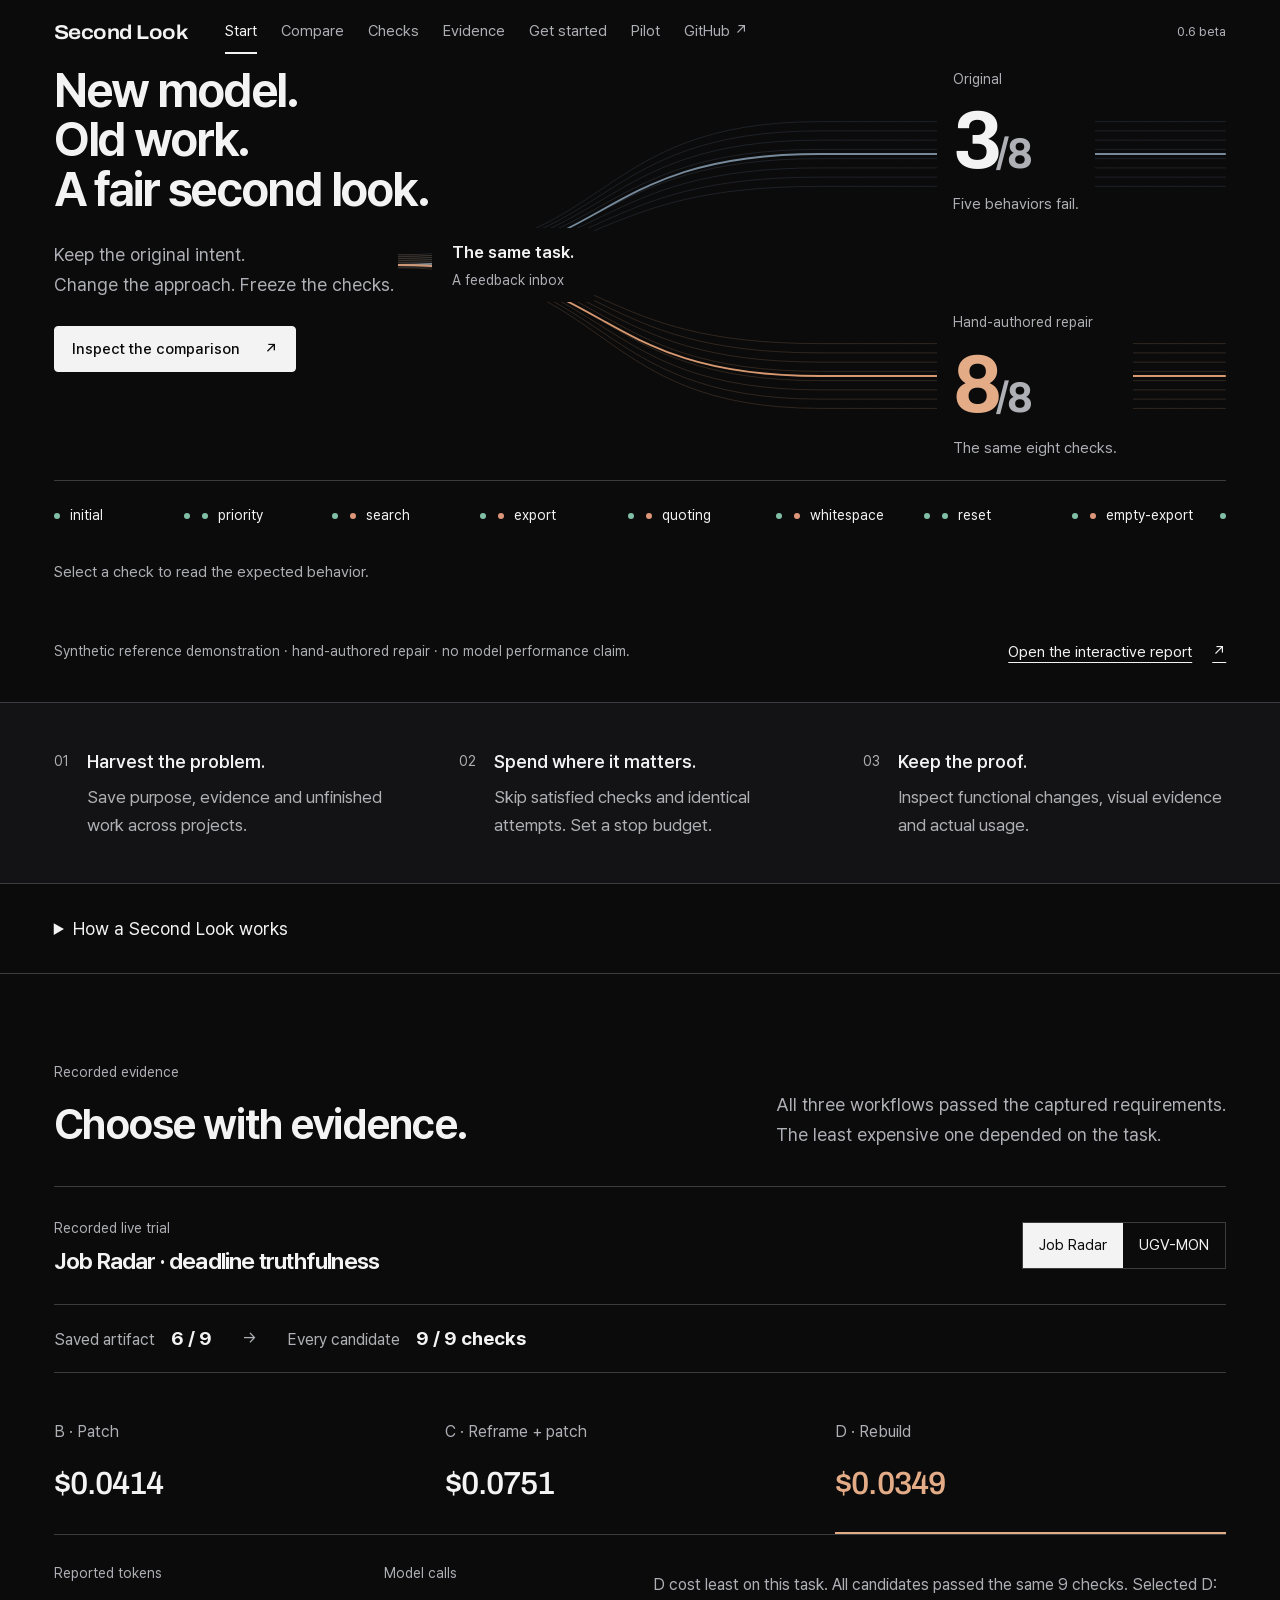
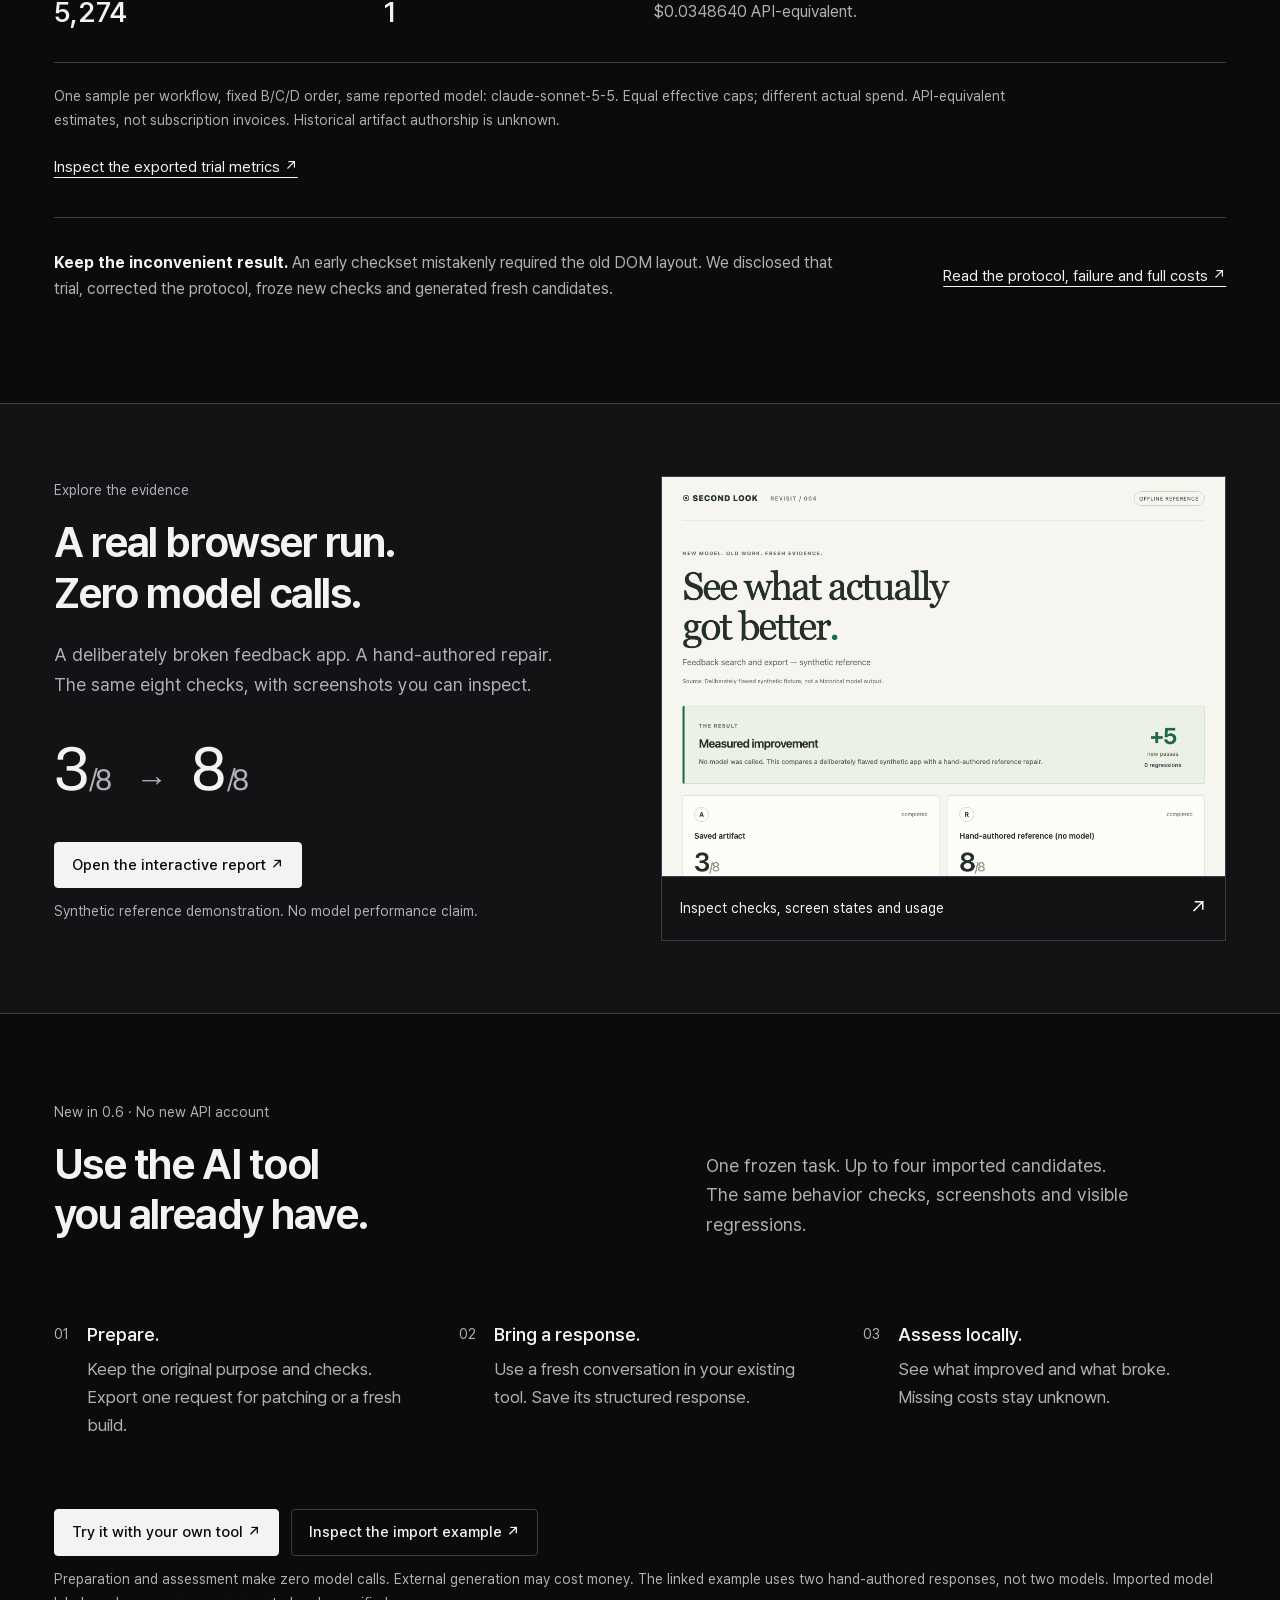
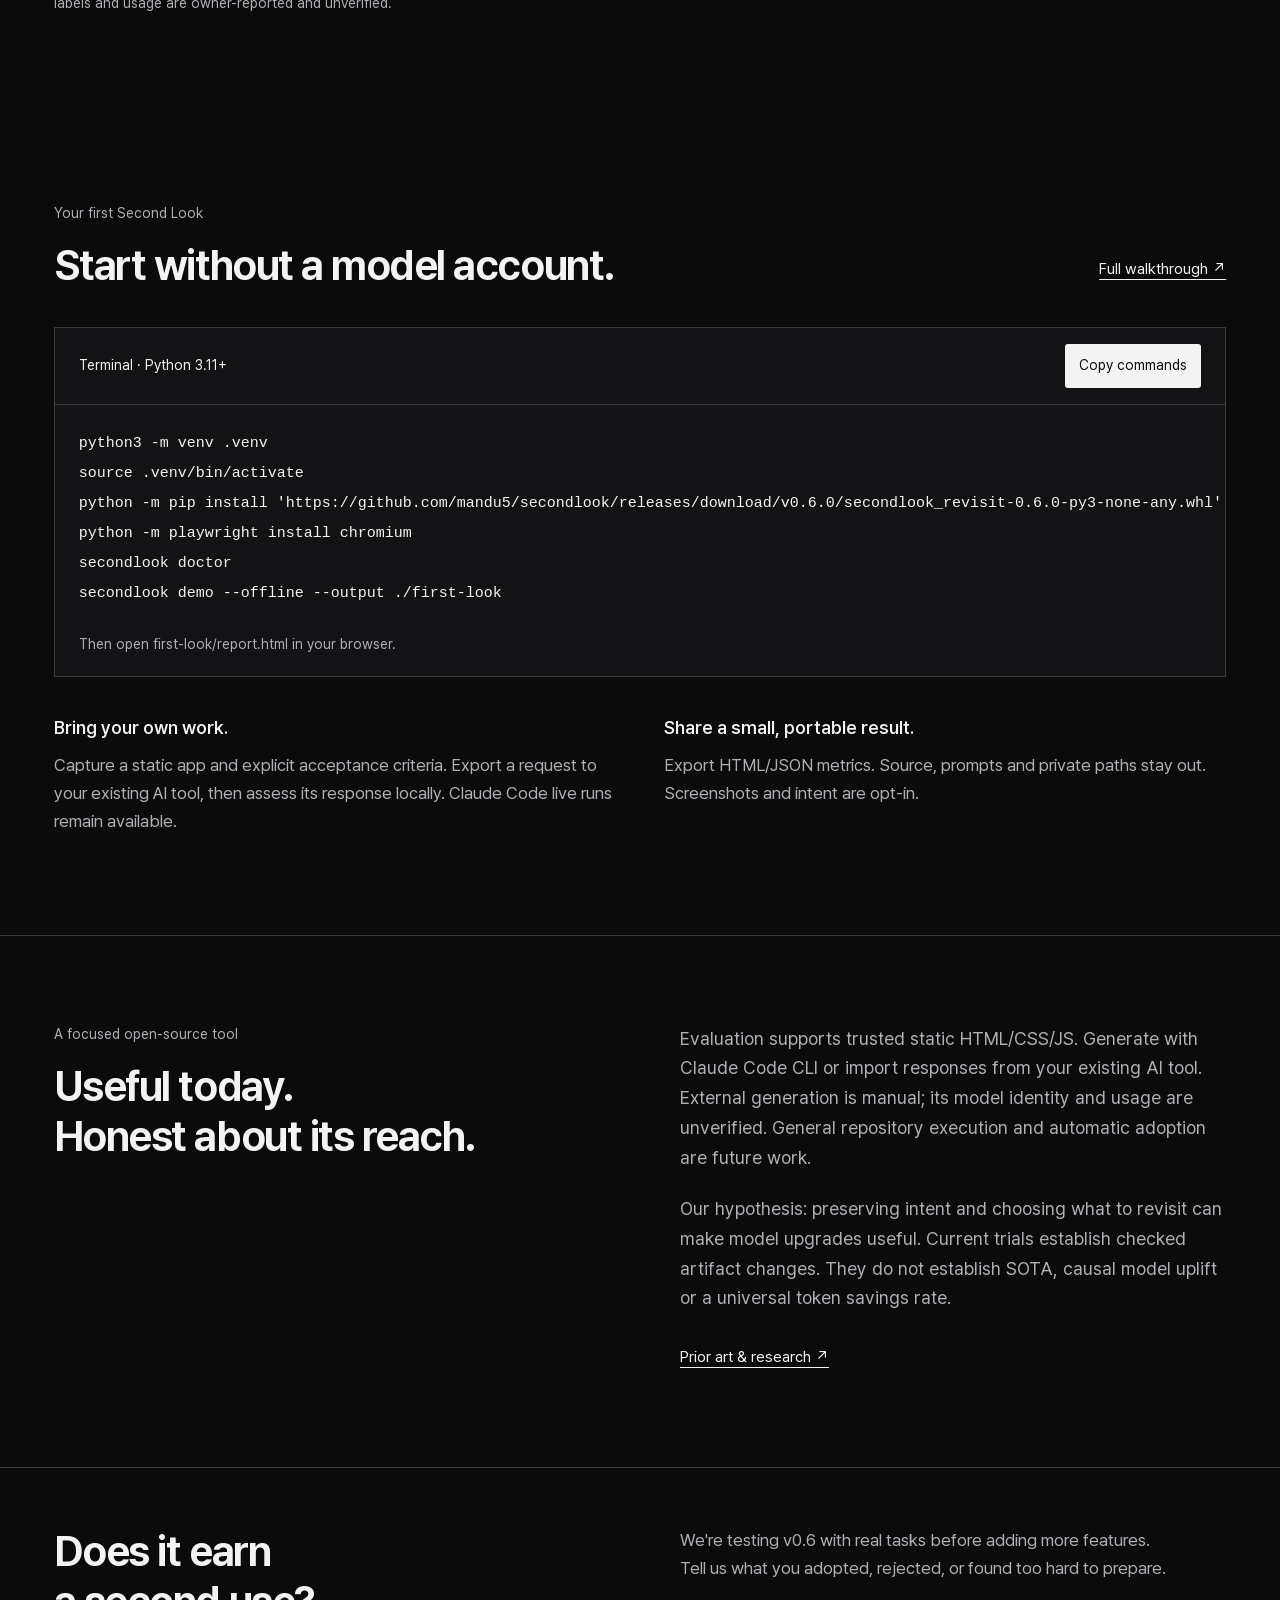
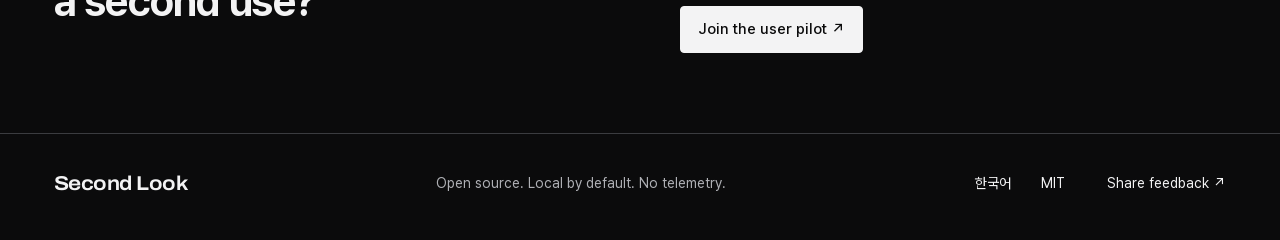
<file: site/index.html>
<!doctype html>
<html lang="en">
<head>
  <meta charset="utf-8"><meta name="viewport" content="width=device-width,initial-scale=1">
  <meta name="description" content="New model. Old work. Show what actually got better. Preserve intent, revisit selectively, and compare real behavior with Second Look.">
  <meta name="theme-color" content="#0b0b0c">
  <meta http-equiv="Content-Security-Policy" content="default-src 'self'; img-src 'self' data:; script-src 'self'; style-src 'self'; object-src 'none'; base-uri 'none'">
  <meta property="og:title" content="Second Look — New model. Old work. Fresh evidence.">
  <meta property="og:description" content="An open-source workbench for revisiting AI-built work without losing the original problem.">
  <meta property="og:type" content="website">
  <link rel="icon" href="icon.svg" type="image/svg+xml"><link rel="stylesheet" href="home.css">
  <title>Second Look — give your old work a new model</title>
</head>
<body>
<a class="skip" href="#main">Skip to content</a>
<header class="site-header shell"><a class="brand" href="./" aria-label="Second Look home">Second Look</a><nav aria-label="Main navigation"><a href="#main" aria-current="page">Start</a><a href="demo/">Compare</a><a href="#checks">Checks</a><a href="#evidence">Evidence</a><a href="#start">Get started</a><a href="pilot/">Pilot</a><a href="https://github.com/mandu5/secondlook">GitHub ↗</a></nav><span class="version">0.6 beta</span></header>
<main id="main">
  <section class="hero shell" aria-labelledby="hero-title">
    <div class="comparison-stage">
      <div class="hero-copy"><h1 id="hero-title">New model.<br>Old work.<br>A fair second look.</h1><p class="lede">Keep the original intent. <br>Change the approach. Freeze the checks.</p><div class="actions"><a class="button primary" href="demo/">Inspect the comparison <span aria-hidden="true">↗</span></a></div></div>
      <div class="branch-world" role="img" aria-label="The same synthetic feedback inbox: original passes 3 of 8 checks; a hand-authored reference passes 8 of 8.">
        <svg viewBox="0 0 1000 400" preserveAspectRatio="none" aria-hidden="true"><path class="branch-line original" d="M0 200 C260 200 230 80 510 80 S780 80 1000 80"/><path class="branch-line reference" d="M0 200 C260 200 230 320 510 320 S780 320 1000 320"/><path class="branch-fine branch-original" data-branch="initial" d="M0 189 C260 189 230 45 510 45 S780 45 1000 45"/><path class="branch-fine branch-reference" data-branch="initial" d="M0 189 C260 189 230 285 510 285 S780 285 1000 285"/><path class="branch-fine branch-original" data-branch="priority" d="M0 191 C260 191 230 55 510 55 S780 55 1000 55"/><path class="branch-fine branch-reference" data-branch="priority" d="M0 191 C260 191 230 295 510 295 S780 295 1000 295"/><path class="branch-fine branch-original" data-branch="search" d="M0 193 C260 193 230 65 510 65 S780 65 1000 65"/><path class="branch-fine branch-reference" data-branch="search" d="M0 193 C260 193 230 305 510 305 S780 305 1000 305"/><path class="branch-fine branch-original" data-branch="export" d="M0 195 C260 195 230 75 510 75 S780 75 1000 75"/><path class="branch-fine branch-reference" data-branch="export" d="M0 195 C260 195 230 315 510 315 S780 315 1000 315"/><path class="branch-fine branch-original" data-branch="quoting" d="M0 197 C260 197 230 85 510 85 S780 85 1000 85"/><path class="branch-fine branch-reference" data-branch="quoting" d="M0 197 C260 197 230 325 510 325 S780 325 1000 325"/><path class="branch-fine branch-original" data-branch="whitespace" d="M0 199 C260 199 230 95 510 95 S780 95 1000 95"/><path class="branch-fine branch-reference" data-branch="whitespace" d="M0 199 C260 199 230 335 510 335 S780 335 1000 335"/><path class="branch-fine branch-original" data-branch="reset" d="M0 201 C260 201 230 105 510 105 S780 105 1000 105"/><path class="branch-fine branch-reference" data-branch="reset" d="M0 201 C260 201 230 345 510 345 S780 345 1000 345"/><path class="branch-fine branch-original" data-branch="empty-export" d="M0 203 C260 203 230 115 510 115 S780 115 1000 115"/><path class="branch-fine branch-reference" data-branch="empty-export" d="M0 203 C260 203 230 355 510 355 S780 355 1000 355"/></svg>
        <div class="branch-origin"><b>The same task.</b><span>A feedback inbox</span></div>
        <div class="branch-result original"><span>Original</span><strong>3<span>/8</span></strong><p>Five behaviors fail.</p></div>
        <div class="branch-result reference"><span>Hand-authored repair</span><strong>8<span>/8</span></strong><p>The same eight checks.</p></div>
      </div>
    </div>
    <div id="checks" class="branch-checks" role="group" aria-label="Inspect the eight frozen checks"><button type="button" data-check="initial" aria-label="Inspect All six feedback items render; original pass, reference pass" aria-pressed="false"><i class="pass" aria-hidden="true"></i><span>initial</span><i class="pass" aria-hidden="true"></i></button><button type="button" data-check="priority" aria-label="Inspect Priority filter keeps the two P1 items; original pass, reference pass" aria-pressed="false"><i class="pass" aria-hidden="true"></i><span>priority</span><i class="pass" aria-hidden="true"></i></button><button type="button" data-check="search" aria-label="Inspect Lowercase search finds uppercase CSV title; original fail, reference pass" aria-pressed="false"><i class="fail" aria-hidden="true"></i><span>search</span><i class="pass" aria-hidden="true"></i></button><button type="button" data-check="export" aria-label="Inspect CSV contains exactly the filtered visible item; original fail, reference pass" aria-pressed="false"><i class="fail" aria-hidden="true"></i><span>export</span><i class="pass" aria-hidden="true"></i></button><button type="button" data-check="quoting" aria-label="Inspect CSV preserves commas, quotes and multiline titles; original fail, reference pass" aria-pressed="false"><i class="fail" aria-hidden="true"></i><span>quoting</span><i class="pass" aria-hidden="true"></i></button><button type="button" data-check="whitespace" aria-label="Inspect Mixed case and surrounding whitespace work together; original fail, reference pass" aria-pressed="false"><i class="fail" aria-hidden="true"></i><span>whitespace</span><i class="pass" aria-hidden="true"></i></button><button type="button" data-check="reset" aria-label="Inspect Reset restores the whole inbox; original pass, reference pass" aria-pressed="false"><i class="pass" aria-hidden="true"></i><span>reset</span><i class="pass" aria-hidden="true"></i></button><button type="button" data-check="empty-export" aria-label="Inspect Empty result exports only the CSV header; original fail, reference pass" aria-pressed="false"><i class="fail" aria-hidden="true"></i><span>empty-export</span><i class="pass" aria-hidden="true"></i></button></div>
    <div class="check-detail" aria-live="polite"><p id="check-name">Select a check to read the expected behavior.</p><p id="check-result"></p><details id="check-assertion" hidden><summary>Read the frozen assertion</summary><pre><code id="assertion-content"></code></pre></details></div>
    <div class="hero-foot"><p>Synthetic reference demonstration · hand-authored repair · no model performance claim.</p><a class="text-link" href="demo/">Open the interactive report <span aria-hidden="true">↗</span></a></div>
    <noscript><p class="fine">Open the interactive report to inspect each check. Check selection on this page needs JavaScript.</p></noscript>
  </section>
  <section class="band"><div class="shell principles"><div><span>01</span><p><strong>Harvest the problem.</strong>Save purpose, evidence and unfinished work across projects.</p></div><div><span>02</span><p><strong>Spend where it matters.</strong>Skip satisfied checks and identical attempts. Set a stop budget.</p></div><div><span>03</span><p><strong>Keep the proof.</strong>Inspect functional changes, visual evidence and actual usage.</p></div></div></section>
  <details class="workflow-guide shell"><summary>How a Second Look works</summary><div class="workflow-intro"><div><h2>Your next model deserves the original problem.</h2><p>Find what is worth revisiting. See what actually improves.</p><p>“Export exactly the feedback the team can see.”</p><p class="fine">Original request · Known failures · Independent checks</p></div><div><dl><div><dt>B · Patch</dt><dd>Improve the existing work.</dd></div><div><dt>C · Reframe</dt><dd>Rethink, then revise.</dd></div><div><dt>D · Rebuild</dt><dd>Start from the purpose.</dd></div></dl><p>One comparison. Checks · regressions · screens · cost.</p><p>Run the same frozen checks on every version. Keep the original. Adopt changes after review.</p></div></div><div class="actions"><a class="button primary" href="demo/">Explore the no-key demo ↗</a><a class="button secondary" href="#start">Try it locally ↓</a></div><p class="fine">Local CLI · Python 3.11+ · macOS / Linux · MIT</p></details>
  <section id="evidence" class="section shell">
    <div class="section-heading"><div><p class="eyebrow">Recorded evidence</p><h2>Choose with evidence.</h2></div><p>All three workflows passed the captured requirements.<br>The least expensive one depended on the task.</p></div>
    <div class="experiment"><div class="experiment-head"><div><span class="mini-label">Recorded live trial</span><h3 id="case-title">Job Radar · deadline truthfulness</h3></div><div class="case-picker" role="group" aria-label="Choose a case"><button type="button" data-case="jobs" aria-pressed="true">Job Radar</button><button type="button" data-case="ugv" aria-pressed="false">UGV-MON</button></div></div><div class="baseline"><span>Saved artifact <strong id="baseline-score">6 / 9</strong></span><span aria-hidden="true">→</span><span>Every candidate <strong id="candidate-score">9 / 9 checks</strong></span></div><div class="workflow-options" role="group" aria-label="Inspect a measured workflow"><button data-arm="B" aria-pressed="false"><span>B · Patch</span><strong id="cost-B">$0.0414</strong></button><button data-arm="C" aria-pressed="false"><span>C · Reframe + patch</span><strong id="cost-C">$0.0751</strong></button><button data-arm="D" aria-pressed="true"><span>D · Rebuild</span><strong id="cost-D">$0.0349</strong></button></div><div class="reading" aria-live="polite"><div><span class="mini-label">Reported tokens</span><strong id="tokens">5,274</strong></div><div><span class="mini-label">Model calls</span><strong id="calls">1</strong></div><p id="reading-note">D cost least on this task. All candidates passed the same 9 checks.</p></div><p class="fine">One sample per workflow, fixed B/C/D order, same reported model: claude-sonnet-5-5. Equal effective caps; different actual spend. API-equivalent estimates, not subscription invoices. Historical artifact authorship is unknown.</p><a class="text-link" id="recorded-report" href="evidence/job/">Inspect the exported trial metrics ↗</a></div>
    <div class="evidence-notes"><p><strong>Keep the inconvenient result.</strong> An early checkset mistakenly required the old DOM layout. We disclosed that trial, corrected the protocol, froze new checks and generated fresh candidates.</p><a class="text-link" href="https://github.com/mandu5/secondlook/blob/main/docs/real-cases-v0.4.md">Read the protocol, failure and full costs ↗</a></div>
  </section>
  <section class="demo-section band"><div class="shell demo-layout"><div><p class="eyebrow">Explore the evidence</p><h2>A real browser run.<br>Zero model calls.</h2><p>A deliberately broken feedback app. A hand-authored repair. The same eight checks, with screenshots you can inspect.</p><p class="demo-score">3<span>/8</span><span class="arrow">→</span>8<span>/8</span></p><a class="button primary" href="demo/">Open the interactive report ↗</a><p class="fine">Synthetic reference demonstration. No model performance claim.</p></div><a class="demo-image" href="demo/" aria-label="Open the feedback comparison report"><img src="assets/demo-preview.png" width="1100" height="780" loading="lazy" alt="Portable report with original and hand-authored reference behavior, scores and screenshots"><span>Inspect checks, screen states and usage <b>↗</b></span></a></div></section>
  <section id="your-model" class="section shell">
    <div class="section-heading"><div><p class="eyebrow">New in 0.6 · No new API account</p><h2>Use the AI tool<br>you already have.</h2></div><p>One frozen task. Up to four imported candidates.<br>The same behavior checks, screenshots and visible regressions.</p></div>
    <div class="principles"><div><span>01</span><p><strong>Prepare.</strong>Keep the original purpose and checks. Export one request for patching or a fresh build.</p></div><div><span>02</span><p><strong>Bring a response.</strong>Use a fresh conversation in your existing tool. Save its structured response.</p></div><div><span>03</span><p><strong>Assess locally.</strong>See what improved and what broke. Missing costs stay unknown.</p></div></div>
    <div class="actions"><a class="button primary" href="https://github.com/mandu5/secondlook/blob/main/docs/external-models.md">Try it with your own tool ↗</a><a class="button secondary" href="import-demo/">Inspect the import example ↗</a></div>
    <p class="fine">Preparation and assessment make zero model calls. External generation may cost money. The linked example uses two hand-authored responses, not two models. Imported model labels and usage are owner-reported and unverified.</p>
  </section>
  <section id="start" class="section shell"><div class="section-heading"><div><p class="eyebrow">Your first Second Look</p><h2>Start without a model account.</h2></div><a class="text-link" href="https://github.com/mandu5/secondlook/blob/main/docs/quickstart.md">Full walkthrough ↗</a></div><div class="install"><div class="terminal-head"><span>Terminal · Python 3.11+</span><button id="copy">Copy commands</button></div><pre><code id="commands">python3 -m venv .venv
source .venv/bin/activate
python -m pip install 'https://github.com/mandu5/secondlook/releases/download/v0.6.0/secondlook_revisit-0.6.0-py3-none-any.whl'
python -m playwright install chromium
secondlook doctor
secondlook demo --offline --output ./first-look</code></pre><p id="copy-status" role="status">Then open first-look/report.html in your browser.</p></div><div class="start-notes"><p><strong>Bring your own work.</strong> Capture a static app and explicit acceptance criteria. Export a request to your existing AI tool, then assess its response locally. Claude Code live runs remain available.</p><p><strong>Share a small, portable result.</strong> Export HTML/JSON metrics. Source, prompts and private paths stay out. Screenshots and intent are opt-in.</p></div></section>
  <section class="section shell scope"><div><p class="eyebrow">A focused open-source tool</p><h2>Useful today.<br>Honest about its reach.</h2></div><div><p>Evaluation supports trusted static HTML/CSS/JS. Generate with Claude Code CLI or import responses from your existing AI tool. External generation is manual; its model identity and usage are unverified. General repository execution and automatic adoption are future work.</p><p>Our hypothesis: preserving intent and choosing what to revisit can make model upgrades useful. Current trials establish checked artifact changes. They do not establish SOTA, causal model uplift or a universal token savings rate.</p><a class="text-link" href="https://github.com/mandu5/secondlook/blob/main/docs/research-v0.6.md">Prior art &amp; research ↗</a></div></section>
  <section class="closing shell" id="pilot"><h2>Does it earn<br>a second use?</h2><p class="fine">We're testing v0.6 with real tasks before adding more features.<br>Tell us what you adopted, rejected, or found too hard to prepare.</p><a class="button primary" href="pilot/">Join the user pilot ↗</a></section>
</main>
<footer class="shell"><a class="brand" href="./">Second Look</a><span>Open source. Local by default. No telemetry.</span><div><a href="https://github.com/mandu5/secondlook/blob/main/README.ko.md" lang="ko">한국어</a><a href="https://github.com/mandu5/secondlook/blob/main/LICENSE">MIT</a><a href="https://github.com/mandu5/secondlook/issues/new/choose">Share feedback ↗</a></div></footer>
<script src="app.js"></script>
</body></html>
</file>
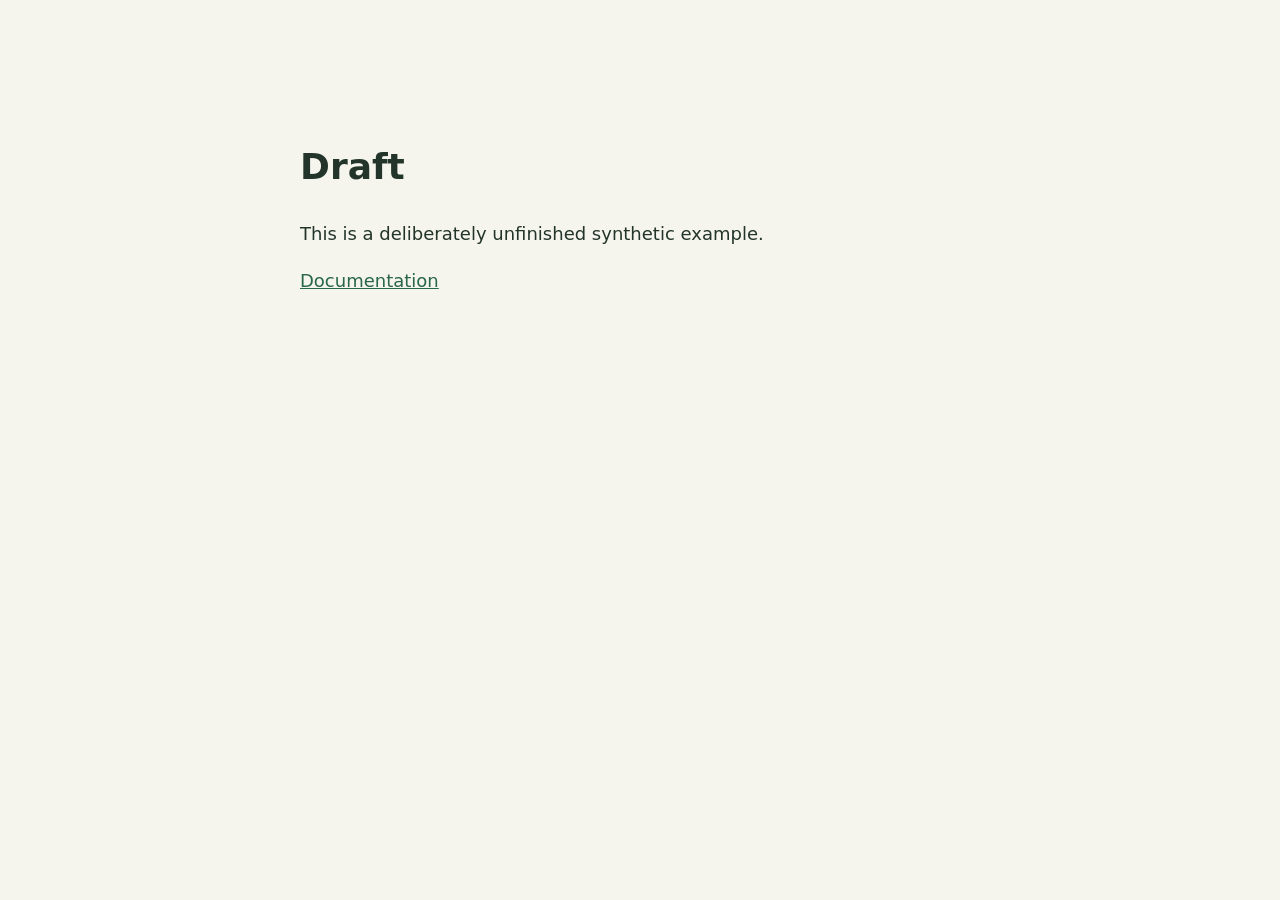
<file: examples/welcome/index.html>
<!doctype html>
<html lang="en"><meta charset="utf-8"><meta name="viewport" content="width=device-width,initial-scale=1">
<title>Welcome example</title>
<style>body{font:18px/1.6 system-ui;margin:10vh auto;padding:24px;max-width:680px;background:#f5f4ed;color:#23352a}a{color:#286747}</style>
<h1>Draft</h1><p>This is a deliberately unfinished synthetic example.</p>
<a href="https://example.com/docs">Documentation</a>
</html>
</file>
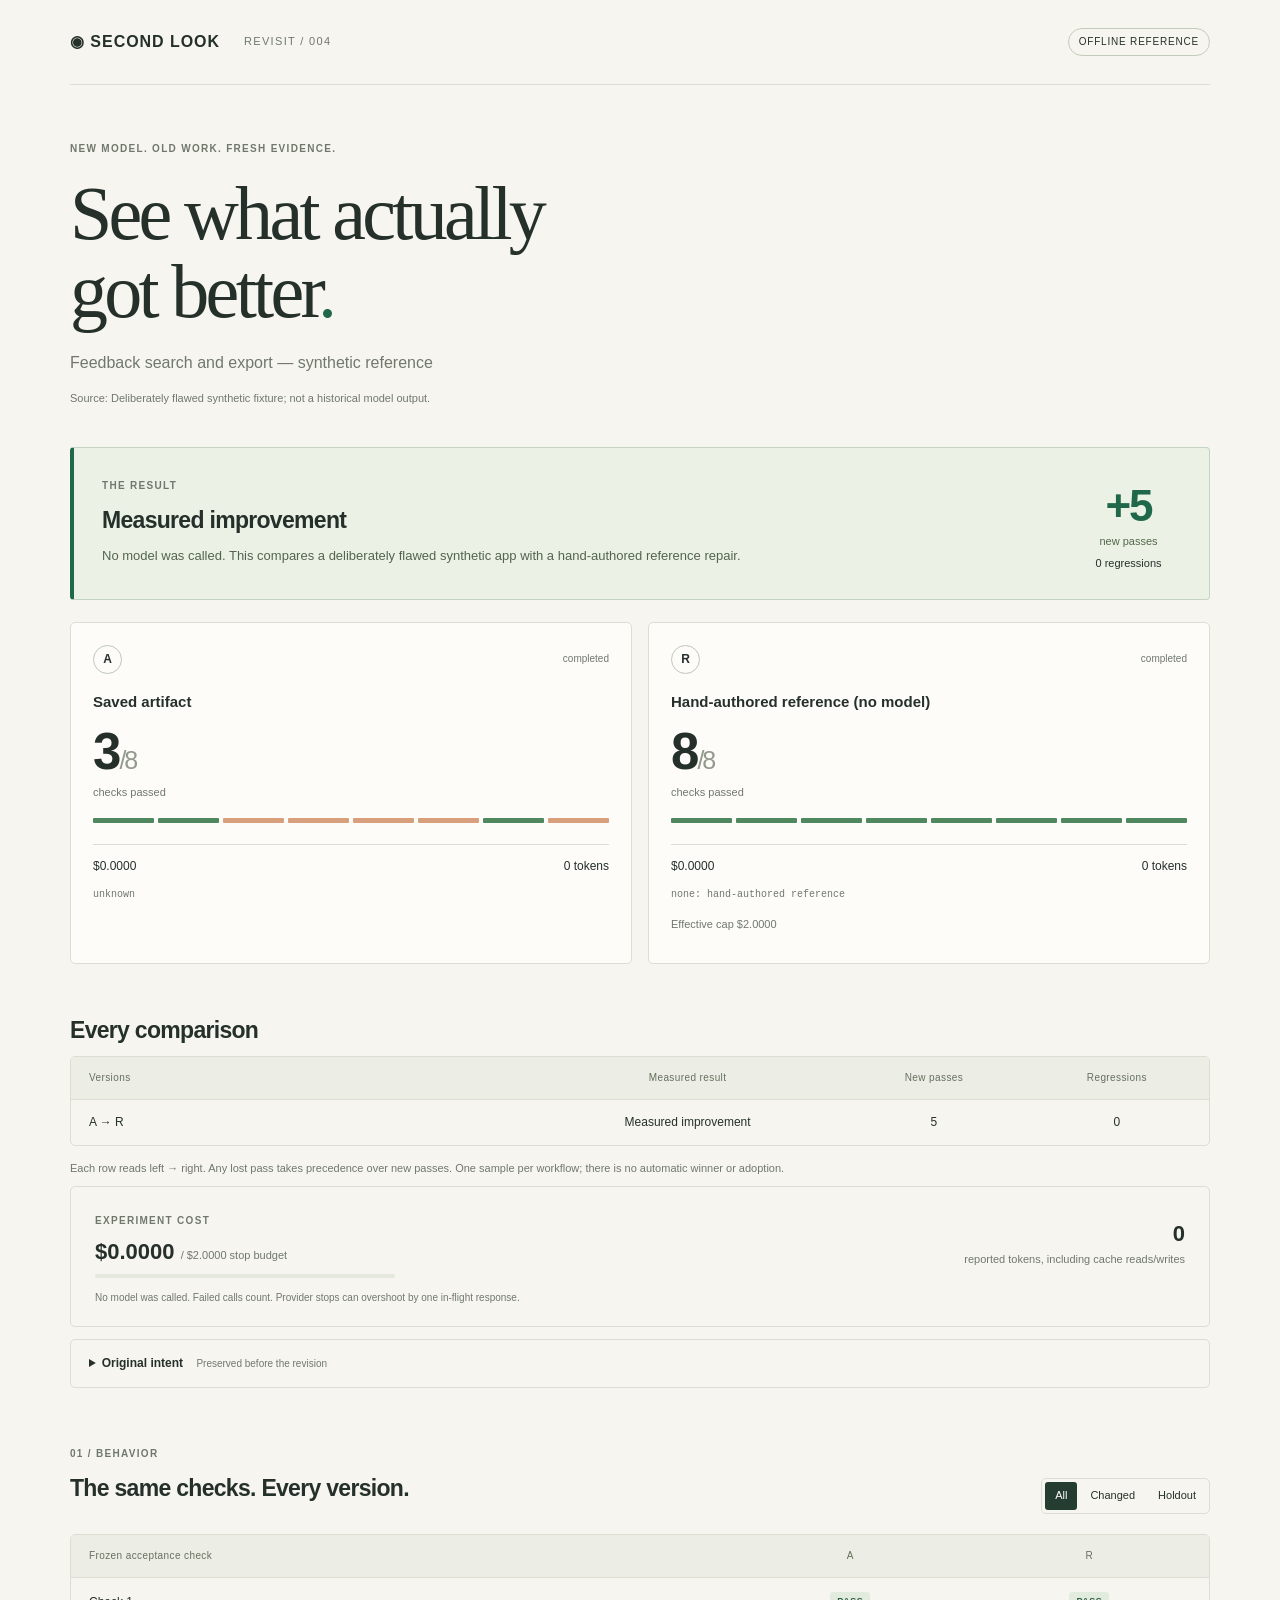
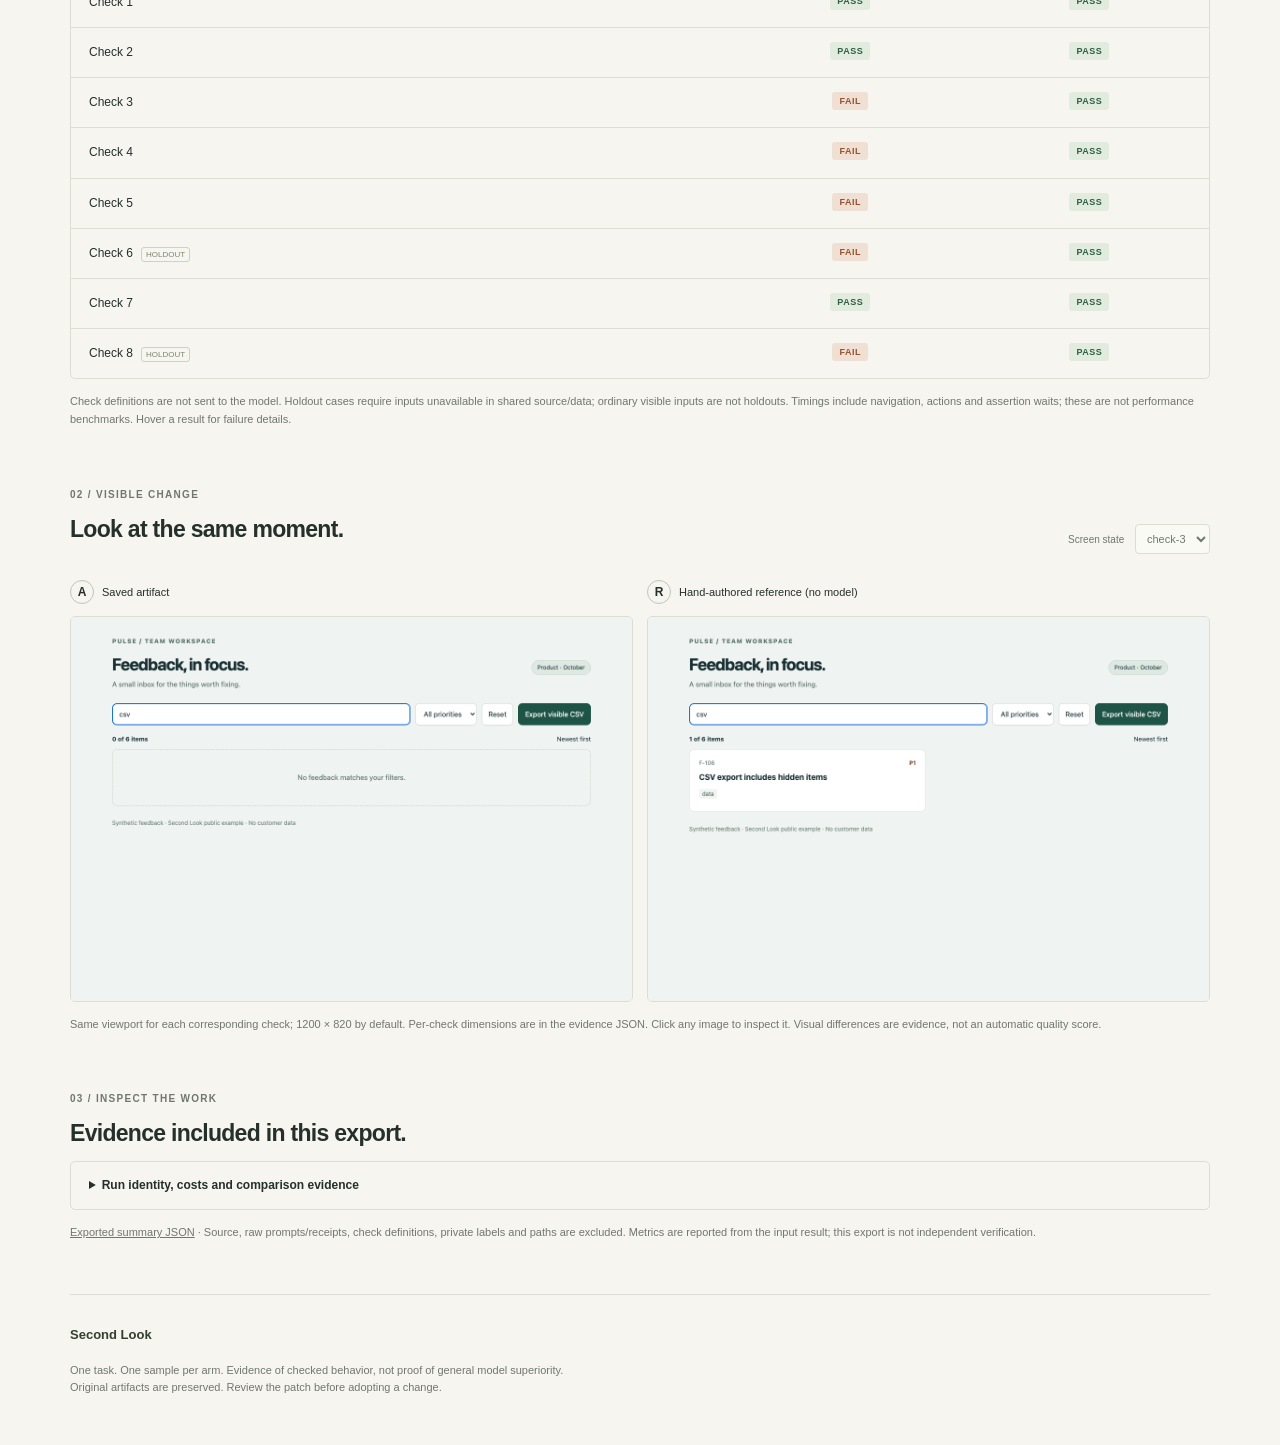
<file: site/demo/index.html>
<!doctype html><html lang="en"><head><meta charset="utf-8"><meta name="viewport" content="width=device-width,initial-scale=1">
<meta http-equiv="Content-Security-Policy" content="default-src 'none'; img-src data:; style-src 'unsafe-inline'; script-src 'unsafe-inline'; base-uri 'none'; form-action 'none'">
<title>Second Look · Revisit report</title><style>
.caption{overflow-wrap:anywhere}.category-score{font-size:12px;margin:6px 0;color:var(--muted)}
.context-budget{margin-top:16px;padding:20px 24px;border:1px solid var(--line);border-radius:5px}.context-values{display:flex;align-items:center;gap:22px;flex-wrap:wrap;margin-top:8px}.context-values>div{display:flex;flex-direction:column}.context-values strong{font-size:23px;letter-spacing:-.6px}.context-values span{font-size:11px;color:var(--muted)}.context-arrow{font-size:24px!important}
:root{color-scheme:light;font:15px/1.6 -apple-system,BlinkMacSystemFont,'Segoe UI',sans-serif;color:#25302b;background:#f6f5ef;--line:#dcded4;--green:#20684a;--muted:#70786e}*{box-sizing:border-box}body{margin:0}main{max-width:1220px;padding:0 40px;margin:auto}header{display:flex;justify-content:space-between;align-items:center;gap:18px;padding:28px 0;border-bottom:1px solid var(--line)}a{color:inherit}.brand{display:flex;align-items:center;gap:24px;text-decoration:none;font-weight:850;font-size:16px;letter-spacing:.06em}.brand span{font-weight:500;font-size:11px;letter-spacing:.12em;color:var(--muted)}.status-label{font-size:10px;border:1px solid #c3ccbc;border-radius:20px;padding:5px 10px;letter-spacing:.08em;white-space:nowrap}.hero{padding:56px 0 32px}.eyebrow{font-size:10px;font-weight:750;letter-spacing:.13em;color:var(--muted)}h1{font-family:Georgia,serif;font-weight:400;font-size:76px;line-height:1.02;letter-spacing:-3.7px;margin:18px 0 20px}.dot{color:var(--green)}.project{color:var(--muted);font-size:16px}h2{font-size:23px;font-weight:600;letter-spacing:-.7px;line-height:1.3;margin:10px 0}h3{font-size:15px;font-weight:600;line-height:1.4}p{margin:8px 0}.verdict{display:flex;justify-content:space-between;gap:30px;align-items:center;border:1px solid #c5d4c2;border-left:4px solid var(--green);border-radius:4px;padding:24px 28px;background:#ecf1e6}.verdict p{font-size:13px;color:#53644f;max-width:740px}.delta{display:grid;min-width:105px;text-align:center;line-height:1.3}.delta strong{font-size:44px;font-weight:600;color:var(--green);letter-spacing:-2px}.delta span{font-size:11px;color:#52694a}.delta b{font-size:11px;font-weight:500;margin-top:8px}.arms{display:grid;grid-template-columns:repeat(auto-fit,minmax(230px,1fr));gap:16px;margin:22px 0}.arm{border:1px solid var(--line);border-radius:5px;padding:22px;background:#fdfcf8;min-width:0}.arm-top{display:flex;justify-content:space-between;gap:12px;align-items:center}.letter{display:inline-grid;place-items:center;border:1px solid #bec8b8;border-radius:50%;width:29px;height:29px;font-size:12px;font-weight:700}.small{width:24px;height:24px}.state{font-size:10px;color:var(--muted);overflow-wrap:anywhere}.arm h3{margin:17px 0 7px}.score{font-size:51px;font-weight:550;line-height:1.3;letter-spacing:-2px}.score>span{font-size:25px;color:#93998c;font-weight:400}.score small{display:block;font-size:11px;letter-spacing:0;font-weight:400;color:var(--muted)}.bars{display:flex;gap:4px;margin:18px 0 21px}.bars i{height:5px;flex:1;border-radius:1px}.ok{background:#4f875e}.bad{background:#d79f7c}.arm-foot{display:flex;justify-content:space-between;font-size:12px;border-top:1px solid var(--line);padding-top:12px}.model{font:10px/1.4 ui-monospace,monospace;color:var(--muted);overflow-wrap:anywhere;margin-top:12px}.budget{display:grid;grid-template-columns:1fr 1fr;gap:12px 38px;border:1px solid var(--line);border-radius:5px;padding:20px 24px}.budget h3{font-size:22px;margin:6px 0}.budget h3 small{font-size:11px;color:var(--muted);font-weight:400}.meter{background:#e5e8dc;height:4px;max-width:300px;border-radius:5px;overflow:hidden}.meter i{display:block;height:100%;background:#617754}.budget>div:nth-child(2){display:flex;flex-direction:column;text-align:right;justify-content:center}.budget>div>strong{font-size:22px}.budget>div>span:not(.eyebrow){font-size:11px;color:var(--muted)}.budget p{grid-column:1/-1;font-size:10px;color:var(--muted);margin:0}.section{margin-top:52px}.section-heading{display:flex;justify-content:space-between;align-items:end;gap:16px;margin-bottom:20px}.filters{display:flex;gap:3px;border:1px solid var(--line);padding:3px;border-radius:5px}button,select{font:inherit;color:inherit;cursor:pointer}button{border:0;background:transparent}.filters button{padding:5px 10px;font-size:11px;border-radius:3px}.filters button.active{background:#253d30;color:#fff}.table-wrap{overflow:auto;border:1px solid var(--line);border-radius:5px}table{width:100%;border-collapse:collapse;text-align:left;font-size:12px}thead{font-size:10px;letter-spacing:.04em;background:#eceee5;color:#65705e}td,th{padding:13px 18px;border-bottom:1px solid var(--line)}tbody tr:last-child>*{border-bottom:0}th{font-weight:500}thead th:not(:first-child),td{text-align:center}tbody th{min-width:240px}td{min-width:87px}.badge{font-size:9px;font-weight:750;letter-spacing:.06em;border-radius:3px;padding:4px 7px}.pass{background:#e1ecdf;color:#316043}.fail{background:#f0e0d4;color:#965231}.unknown{background:#e7e7e1;color:#70746b}.time{display:block;color:#919688;font-size:9px;margin-top:4px}.holdout{font-size:8px;margin-left:8px;color:#7d876e;border:1px solid #cbd3c1;border-radius:3px;padding:2px 4px;white-space:nowrap}.caption{font-size:11px;color:var(--muted);line-height:1.6;margin-top:14px}.shots{display:grid;grid-template-columns:repeat(auto-fit,minmax(250px,1fr));gap:14px}[hidden]{display:none!important}figure{margin:0;min-width:0}figcaption{display:flex;gap:8px;align-items:center;font-size:11px;margin:6px 0 12px}.zoom{display:block;padding:0;width:100%;border:1px solid var(--line);border-radius:5px;overflow:hidden;background:#e8ebe3}.zoom img{display:block;width:100%;height:auto}.select-label{font-size:10px;color:var(--muted);white-space:nowrap}select{font-size:11px;padding:7px;border:1px solid var(--line);border-radius:4px;background:#fafaf5;margin-left:8px}details{border:1px solid var(--line);border-radius:5px;margin-top:12px;padding:14px 18px}summary{font-size:12px;cursor:pointer;font-weight:600;overflow-wrap:anywhere}summary span{font-size:10px;color:var(--muted);font-weight:400;margin-left:10px}.intent p{font-size:13px;max-width:850px;padding-top:10px}pre{white-space:pre-wrap;overflow-wrap:anywhere;max-height:520px;overflow:auto;font:11px/1.7 ui-monospace,SFMono-Regular,monospace;padding:16px;background:#eceee5;border-radius:4px}footer{display:grid;grid-template-columns:1fr auto;gap:8px 20px;border-top:1px solid var(--line);padding:30px 0 40px;margin-top:52px;font-size:11px;color:var(--muted)}footer strong{font-size:13px;color:#334030}footer p{grid-row:2}footer>span{font-size:10px}.error{font-size:11px;color:#915131;overflow-wrap:anywhere}dialog{border:1px solid #aebaa3;border-radius:8px;max-width:95vw;width:1240px;padding:14px;background:#f6f5ef}dialog::backdrop{background:#142518c4}dialog img{width:100%;height:auto;display:block}#close-dialog{display:block;margin:0 0 10px auto;padding:5px 9px;font-size:12px}button:focus-visible,summary:focus-visible,select:focus-visible{outline:2px solid #488362;outline-offset:4px}@media(max-width:700px){main{padding:0 20px}header{padding:20px 0}.brand{font-size:13px}.brand span{display:none}.status-label{font-size:8px}h1{font-size:54px;letter-spacing:-2.5px}.hero{padding-top:36px}.verdict{padding:20px;gap:14px}.verdict h2{font-size:21px}.delta{min-width:74px}.delta strong{font-size:36px}.arms{grid-template-columns:1fr}.arm{padding:20px}.score{font-size:43px}.budget{grid-template-columns:1fr;padding:20px}.budget>div:nth-child(2){text-align:left}.section-heading{align-items:start;flex-direction:column}h2{font-size:21px}.shots{grid-template-columns:1fr}summary span{display:block;margin-left:0;margin-top:5px}footer{grid-template-columns:1fr}footer>span{grid-row:3}.hero .project{font-size:13px}.verdict p{font-size:12px}}@media(prefers-reduced-motion:no-preference){.zoom:hover img{filter:brightness(.97)}}
</style></head><body><main>
<header><a class="brand" href="#">◉ SECOND LOOK<span>REVISIT / 004</span></a><span class="status-label">OFFLINE REFERENCE</span></header>
<section class="hero"><div class="eyebrow">NEW MODEL. OLD WORK. FRESH EVIDENCE.</div><h1>See what actually<br>got better<span class="dot">.</span></h1><p class="project">Feedback search and export — synthetic reference</p><p class="caption">Source: Deliberately flawed synthetic fixture; not a historical model output.</p></section>
<section class="verdict"><div><span class="eyebrow">THE RESULT</span><h2>Measured improvement</h2><p>No model was called. This compares a deliberately flawed synthetic app with a hand-authored reference repair.</p></div><div class="delta"><strong>+5</strong><span>new passes</span><b>0 regressions</b></div></section>
<section class="arms"><article class="arm"><div class="arm-top"><span class="letter">A</span><span class="state">completed</span></div>
<h3>Saved artifact</h3><div class="score">3<span>/8</span><small>checks passed</small></div><div class="bars"><i class="ok" title="check-1"></i><i class="ok" title="check-2"></i><i class="bad" title="check-3"></i><i class="bad" title="check-4"></i><i class="bad" title="check-5"></i><i class="bad" title="check-6"></i><i class="ok" title="check-7"></i><i class="bad" title="check-8"></i></div>
<div class="arm-foot"><span>$0.0000</span><span>0 tokens</span></div><p class="model">unknown</p></article><article class="arm"><div class="arm-top"><span class="letter">R</span><span class="state">completed</span></div>
<h3>Hand-authored reference (no model)</h3><div class="score">8<span>/8</span><small>checks passed</small></div><div class="bars"><i class="ok" title="check-1"></i><i class="ok" title="check-2"></i><i class="ok" title="check-3"></i><i class="ok" title="check-4"></i><i class="ok" title="check-5"></i><i class="ok" title="check-6"></i><i class="ok" title="check-7"></i><i class="ok" title="check-8"></i></div>
<div class="arm-foot"><span>$0.0000</span><span>0 tokens</span></div><p class="model">none: hand-authored reference</p><p class="caption">Effective cap $2.0000</p></article></section><section class="section"><h2>Every comparison</h2><div class="table-wrap"><table aria-label="Pairwise comparisons"><thead><tr><th>Versions</th><th>Measured result</th><th>New passes</th><th>Regressions</th></tr></thead><tbody><tr><th scope="row">A → R</th><td>Measured improvement</td><td>5</td><td>0</td></tr></tbody></table></div><p class="caption">Each row reads left → right. Any lost pass takes precedence over new passes. One sample per workflow; there is no automatic winner or adoption.</p></section>
<section class="budget"><div><span class="eyebrow">EXPERIMENT COST</span><h3>$0.0000 <small>/ $2.0000 stop budget</small></h3><div class="meter"><i style="width:0.0%"></i></div></div><div><strong>0</strong><span>reported tokens, including cache reads/writes</span></div><p>No model was called. Failed calls count. Provider stops can overshoot by one in-flight response.</p></section>
<details class="intent"><summary>Original intent <span>Preserved before the revision</span></summary><p>Let a product team search feedback titles or tags without caring about case or surrounding whitespace, combine search with priority filters, and export exactly the visible items as valid CSV that preserves the original fields. Counts and reset must remain truthful.</p><p class="caption">Explicitly included by the exporter · Intent confirmed: True</p></details>
<section class="section"><div class="section-heading"><div><span class="eyebrow">01 / BEHAVIOR</span><h2>The same checks. Every version.</h2></div><div class="filters" role="group" aria-label="Filter checks"><button class="active" data-filter="all" aria-pressed="true">All</button><button data-filter="changed" aria-pressed="false">Changed</button><button data-filter="holdout" aria-pressed="false">Holdout</button></div></div>
<div class="table-wrap"><table><thead><tr><th>Frozen acceptance check</th><th>A</th><th>R</th></tr></thead><tbody><tr data-changed="false" data-holdout="false"><th scope="row">Check 1</th><td><span class="badge pass" title="Checked successfully">PASS</span><small class="time"></small></td><td><span class="badge pass" title="Checked successfully">PASS</span><small class="time"></small></td></tr><tr data-changed="false" data-holdout="false"><th scope="row">Check 2</th><td><span class="badge pass" title="Checked successfully">PASS</span><small class="time"></small></td><td><span class="badge pass" title="Checked successfully">PASS</span><small class="time"></small></td></tr><tr data-changed="true" data-holdout="false"><th scope="row">Check 3</th><td><span class="badge fail" title="Check failed; detailed evidence is in the original run">FAIL</span><small class="time"></small></td><td><span class="badge pass" title="Checked successfully">PASS</span><small class="time"></small></td></tr><tr data-changed="true" data-holdout="false"><th scope="row">Check 4</th><td><span class="badge fail" title="Check failed; detailed evidence is in the original run">FAIL</span><small class="time"></small></td><td><span class="badge pass" title="Checked successfully">PASS</span><small class="time"></small></td></tr><tr data-changed="true" data-holdout="false"><th scope="row">Check 5</th><td><span class="badge fail" title="Check failed; detailed evidence is in the original run">FAIL</span><small class="time"></small></td><td><span class="badge pass" title="Checked successfully">PASS</span><small class="time"></small></td></tr><tr data-changed="true" data-holdout="true"><th scope="row">Check 6<span class="holdout">HOLDOUT</span></th><td><span class="badge fail" title="Check failed; detailed evidence is in the original run">FAIL</span><small class="time"></small></td><td><span class="badge pass" title="Checked successfully">PASS</span><small class="time"></small></td></tr><tr data-changed="false" data-holdout="false"><th scope="row">Check 7</th><td><span class="badge pass" title="Checked successfully">PASS</span><small class="time"></small></td><td><span class="badge pass" title="Checked successfully">PASS</span><small class="time"></small></td></tr><tr data-changed="true" data-holdout="true"><th scope="row">Check 8<span class="holdout">HOLDOUT</span></th><td><span class="badge fail" title="Check failed; detailed evidence is in the original run">FAIL</span><small class="time"></small></td><td><span class="badge pass" title="Checked successfully">PASS</span><small class="time"></small></td></tr></tbody></table></div><p class="caption">Check definitions are not sent to the model. Holdout cases require inputs unavailable in shared source/data; ordinary visible inputs are not holdouts. Timings include navigation, actions and assertion waits; these are not performance benchmarks. Hover a result for failure details.</p></section>
<section class="section"><div class="section-heading"><div><span class="eyebrow">02 / VISIBLE CHANGE</span><h2>Look at the same moment.</h2></div><label class="select-label">Screen state <select id="shot-state"><option value="check-3">check-3</option><option value="initial">initial</option></select></label></div><div class="shots" data-shot="check-3"><figure><figcaption><span class="letter small">A</span>Saved artifact</figcaption><button class="zoom" aria-label="Enlarge A screenshot"><img alt="A: check-3 state" loading="lazy" src="[data-uri]"></button></figure><figure><figcaption><span class="letter small">R</span>Hand-authored reference (no model)</figcaption><button class="zoom" aria-label="Enlarge R screenshot"><img alt="R: check-3 state" loading="lazy" src="[data-uri]"></button></figure></div><div class="shots" data-shot="initial" hidden><figure><figcaption><span class="letter small">A</span>Saved artifact</figcaption><button class="zoom" aria-label="Enlarge A screenshot"><img alt="A: initial state" loading="lazy" src="[data-uri]"></button></figure><figure><figcaption><span class="letter small">R</span>Hand-authored reference (no model)</figcaption><button class="zoom" aria-label="Enlarge R screenshot"><img alt="R: initial state" loading="lazy" src="[data-uri]"></button></figure></div><p class="caption">Same viewport for each corresponding check; 1200 × 820 by default. Per-check dimensions are in the evidence JSON. Click any image to inspect it. Visual differences are evidence, not an automatic quality score.</p></section>
<section class="section"><span class="eyebrow">03 / INSPECT THE WORK</span><h2>Evidence included in this export.</h2><details><summary>Run identity, costs and comparison evidence</summary><pre>{
  &quot;status&quot;: &quot;completed&quot;,
  &quot;manifest&quot;: {
    &quot;input_result_sha256&quot;: &quot;fb6332679c6c3484bbdd3396369b1081b370bcea68a44f5895735a70f66fb8c2&quot;,
    &quot;source&quot;: &quot;d161974a58956fd915b98dafb0c4924aded8be892d0b34d433e083ebb878ffd0&quot;,
    &quot;checks&quot;: &quot;66b63820c06e197d34f2876a108d07c36ddbd2c418c550cc089344e291e5f08f&quot;
  },
  &quot;fingerprint&quot;: null,
  &quot;source_unchanged&quot;: true,
  &quot;source_context&quot;: null,
  &quot;model_calls&quot;: 0,
  &quot;cost&quot;: {
    &quot;total_usd&quot;: 0.0,
    &quot;limit_usd&quot;: 2.0,
    &quot;known_spend_usd&quot;: 0.0,
    &quot;basis&quot;: &quot;No model was called&quot;
  },
  &quot;comparisons&quot;: {
    &quot;A_R&quot;: {
      &quot;verdict&quot;: &quot;improved&quot;,
      &quot;improvements&quot;: [
        &quot;check-3&quot;,
        &quot;check-4&quot;,
        &quot;check-5&quot;,
        &quot;check-6&quot;,
        &quot;check-8&quot;
      ],
      &quot;regressions&quot;: []
    }
  }
}</pre></details><p class="caption"><a href="summary.json">Exported summary JSON</a> · Source, raw prompts/receipts, check definitions, private labels and paths are excluded. Metrics are reported from the input result; this export is not independent verification.</p></section>
<footer><strong>Second Look</strong><p>One task. One sample per arm. Evidence of checked behavior, not proof of general model superiority.<br>Original artifacts are preserved. Review the patch before adopting a change.</p><span></span></footer>
</main><dialog id="lightbox"><button id="close-dialog" aria-label="Close image">Close ×</button><img alt="Enlarged comparison screenshot"></dialog><script>
document.querySelectorAll('[data-filter]').forEach(button=>button.addEventListener('click',()=>{
  document.querySelectorAll('[data-filter]').forEach(b=>{b.classList.toggle('active',b===button);b.setAttribute('aria-pressed',b===button?'true':'false')});
  document.querySelectorAll('tr[data-changed]').forEach(row=>{row.hidden=button.dataset.filter!=='all'&&row.dataset[button.dataset.filter]!=='true'});
}));
document.querySelector('#shot-state').addEventListener('change',event=>{
  document.querySelectorAll('[data-shot]').forEach(el=>{el.hidden=el.dataset.shot!==event.target.value});
});
const dialog=document.querySelector('#lightbox');
document.querySelectorAll('.zoom').forEach(button=>button.addEventListener('click',()=>{
  const source=button.querySelector('img');dialog.querySelector('img').src=source.src;dialog.querySelector('img').alt=source.alt;dialog.showModal();
}));
document.querySelector('#close-dialog').addEventListener('click',()=>dialog.close());
dialog.addEventListener('click',event=>{if(event.target===dialog)dialog.close()});
</script></body></html>
</file>
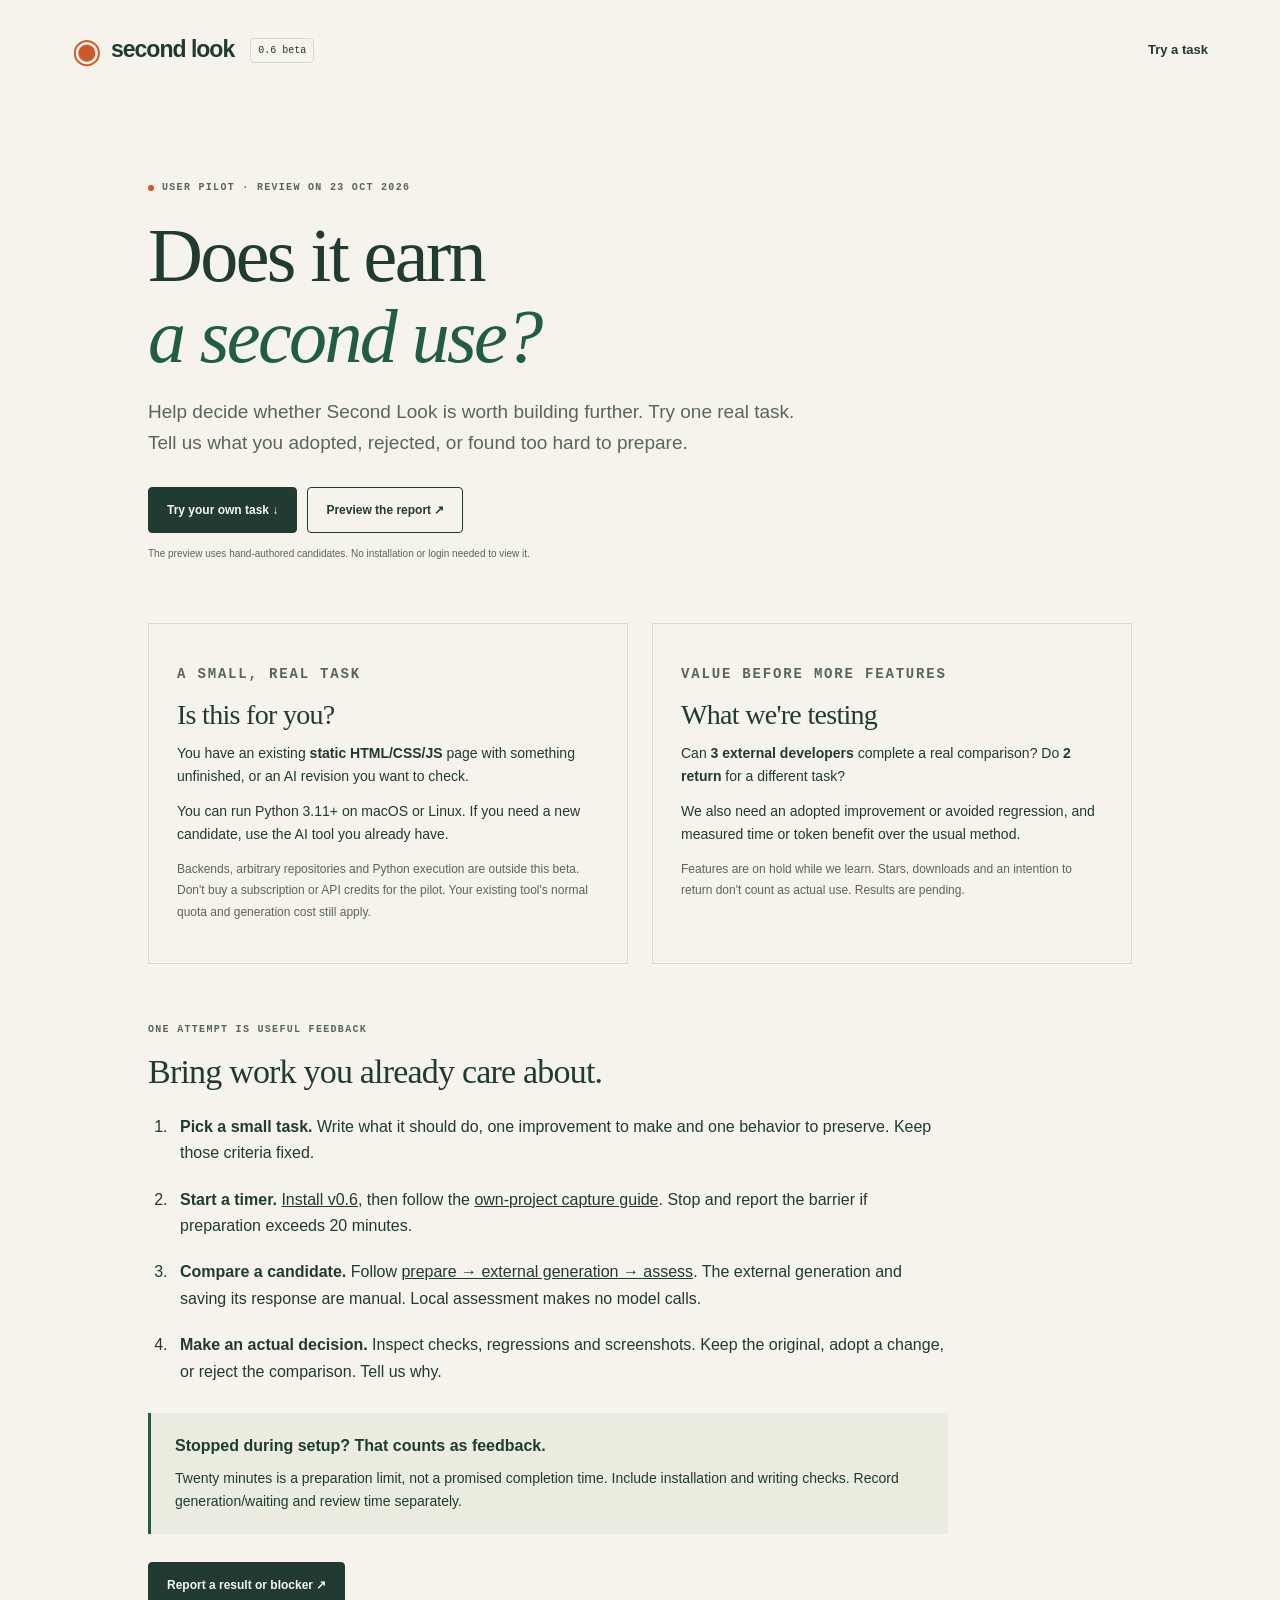
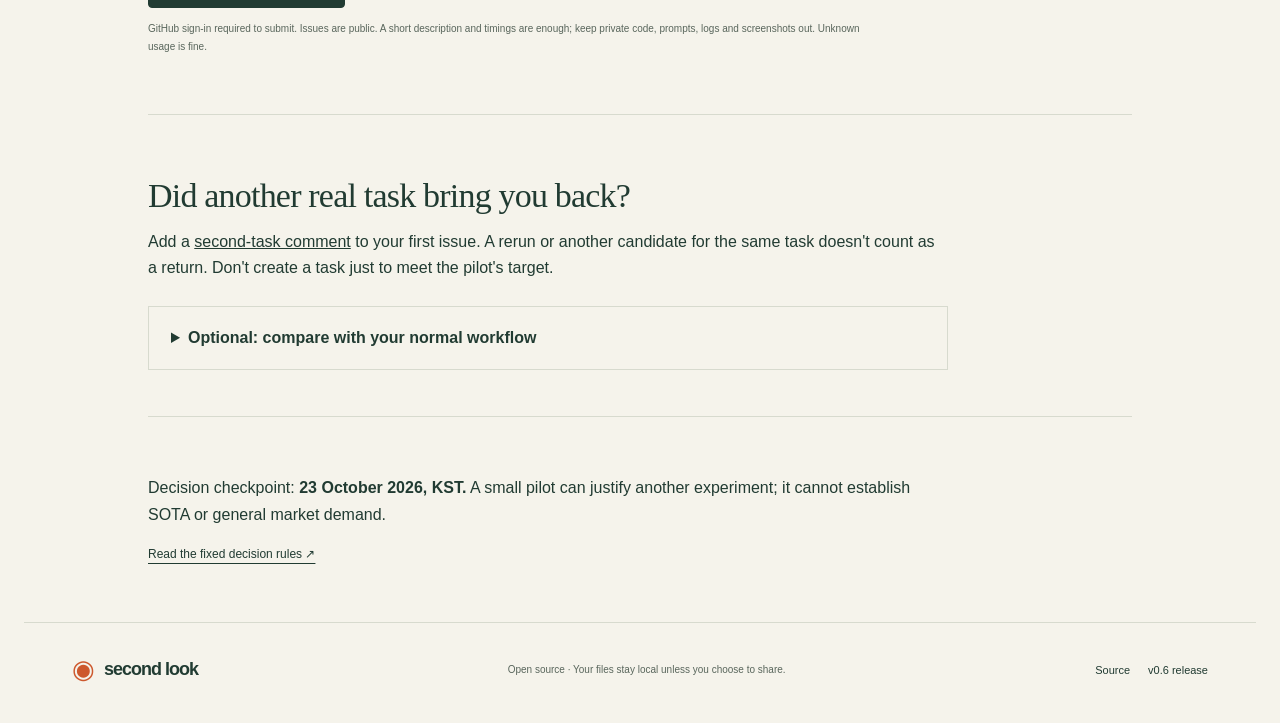
<file: site/pilot/index.html>
<!doctype html>
<html lang="en">
<head>
  <meta charset="utf-8">
  <meta name="viewport" content="width=device-width,initial-scale=1">
  <meta name="description" content="Try Second Look 0.6 on one real task. Help us measure preparation effort, adopted improvements and actual second use.">
  <meta name="theme-color" content="#f5f3eb">
  <meta http-equiv="Content-Security-Policy" content="default-src 'self'; img-src 'self' data:; script-src 'none'; style-src 'self'; object-src 'none'; base-uri 'none'">
  <meta property="og:title" content="Does Second Look earn a second use?">
  <meta property="og:description" content="A small, open-source user pilot. Real tasks, honest feedback, no new API account.">
  <meta property="og:type" content="website">
  <link rel="icon" href="../icon.svg" type="image/svg+xml">
  <link rel="stylesheet" href="../style.css">
  <link rel="stylesheet" href="pilot.css">
  <title>Second Look — try one real task</title>
</head>
<body class="pilot-page">
<a class="skip" href="#main">Skip to content</a>
<header class="shell">
  <a class="brand" href="../" aria-label="Second Look home"><span class="mark" aria-hidden="true">◉</span> second look<span class="version">0.6 beta</span></a>
  <nav aria-label="Pilot navigation"><a href="#try">Try a task</a></nav>
</header>
<main id="main" class="shell pilot-content">
  <section class="pilot-hero">
    <p class="eyebrow"><span class="dot"></span> USER PILOT · REVIEW ON 23 OCT 2026</p>
    <h1>Does it earn<br><em>a second use?</em></h1>
    <p class="pilot-lede">Help decide whether Second Look is worth building further. Try one real task. Tell us what you adopted, rejected, or found too hard to prepare.</p>
    <div class="actions"><a class="button primary" href="#try">Try your own task ↓</a><a class="button secondary" href="../import-demo/">Preview the report ↗</a></div>
    <p class="fine">The preview uses hand-authored candidates. No installation or login needed to view it.</p>
  </section>
  <div class="pilot-grid">
    <section class="pilot-card" aria-labelledby="fit-title">
      <p class="eyebrow">A SMALL, REAL TASK</p><h2 id="fit-title">Is this for you?</h2>
      <p>You have an existing <strong>static HTML/CSS/JS</strong> page with something unfinished, or an AI revision you want to check.</p>
      <p>You can run Python 3.11+ on macOS or Linux. If you need a new candidate, use the AI tool you already have.</p>
      <p class="fine">Backends, arbitrary repositories and Python execution are outside this beta. Don't buy a subscription or API credits for the pilot. Your existing tool's normal quota and generation cost still apply.</p>
    </section>
    <section class="pilot-card" aria-labelledby="learn-title">
      <p class="eyebrow">VALUE BEFORE MORE FEATURES</p><h2 id="learn-title">What we're testing</h2>
      <p>Can <strong>3 external developers</strong> complete a real comparison? Do <strong>2 return</strong> for a different task?</p>
      <p>We also need an adopted improvement or avoided regression, and measured time or token benefit over the usual method.</p>
      <p class="fine">Features are on hold while we learn. Stars, downloads and an intention to return don't count as actual use. Results are pending.</p>
    </section>
  </div>
  <section id="try" class="pilot-section">
    <p class="eyebrow">ONE ATTEMPT IS USEFUL FEEDBACK</p><h2>Bring work you already care about.</h2>
    <ol class="pilot-steps">
      <li><strong>Pick a small task.</strong> Write what it should do, one improvement to make and one behavior to preserve. Keep those criteria fixed.</li>
      <li><strong>Start a timer.</strong> <a href="../#start">Install v0.6</a>, then follow the <a href="https://github.com/mandu5/secondlook/blob/main/docs/quickstart.md#use-your-own-static-app">own-project capture guide</a>. Stop and report the barrier if preparation exceeds 20 minutes.</li>
      <li><strong>Compare a candidate.</strong> Follow <a href="https://github.com/mandu5/secondlook/blob/main/docs/external-models.md">prepare → external generation → assess</a>. The external generation and saving its response are manual. Local assessment makes no model calls.</li>
      <li><strong>Make an actual decision.</strong> Inspect checks, regressions and screenshots. Keep the original, adopt a change, or reject the comparison. Tell us why.</li>
    </ol>
    <div class="pilot-note"><strong>Stopped during setup? That counts as feedback.</strong><p>Twenty minutes is a preparation limit, not a promised completion time. Include installation and writing checks. Record generation/waiting and review time separately.</p></div>
    <div class="actions"><a class="button primary feedback-link" href="https://github.com/mandu5/secondlook/issues/new?template=experience.yml">Report a result or blocker ↗</a></div>
    <p class="fine">GitHub sign-in required to submit. Issues are public. A short description and timings are enough; keep private code, prompts, logs and screenshots out. Unknown usage is fine.</p>
  </section>
  <section class="pilot-section">
    <h2>Did another real task bring you back?</h2>
    <p>Add a <a href="https://github.com/mandu5/secondlook/blob/main/docs/pilot-v0.6.md#second-task-follow-up">second-task comment</a> to your first issue. A rerun or another candidate for the same task doesn't count as a return. Don't create a task just to meet the pilot's target.</p>
    <details><summary>Optional: compare with your normal workflow</summary><p>Use the same starting artifact, goal, model/settings and acceptance criteria in fresh copies. Compare a normal direct request plus manual review with Second Look. Record method order, all preparation/review time, waiting, failures and comparable usage if available. Stop within your existing quota.</p><p><a href="https://github.com/mandu5/secondlook/blob/main/docs/pilot-v0.6.md#compare-with-the-usual-method">Read the comparison procedure ↗</a></p></details>
  </section>
  <section class="pilot-section pilot-end"><p>Decision checkpoint: <strong>23 October 2026, KST.</strong> A small pilot can justify another experiment; it cannot establish SOTA or general market demand.</p><a class="text-link" href="https://github.com/mandu5/secondlook/blob/main/docs/pilot-v0.6.md">Read the fixed decision rules ↗</a></section>
</main>
<footer class="shell"><a class="brand" href="../"><span class="mark" aria-hidden="true">◉</span> second look</a><span>Open source · Your files stay local unless you choose to share.</span><div><a href="https://github.com/mandu5/secondlook">Source</a><a href="https://github.com/mandu5/secondlook/releases/tag/v0.6.0">v0.6 release</a></div></footer>
</body>
</html>
</file>
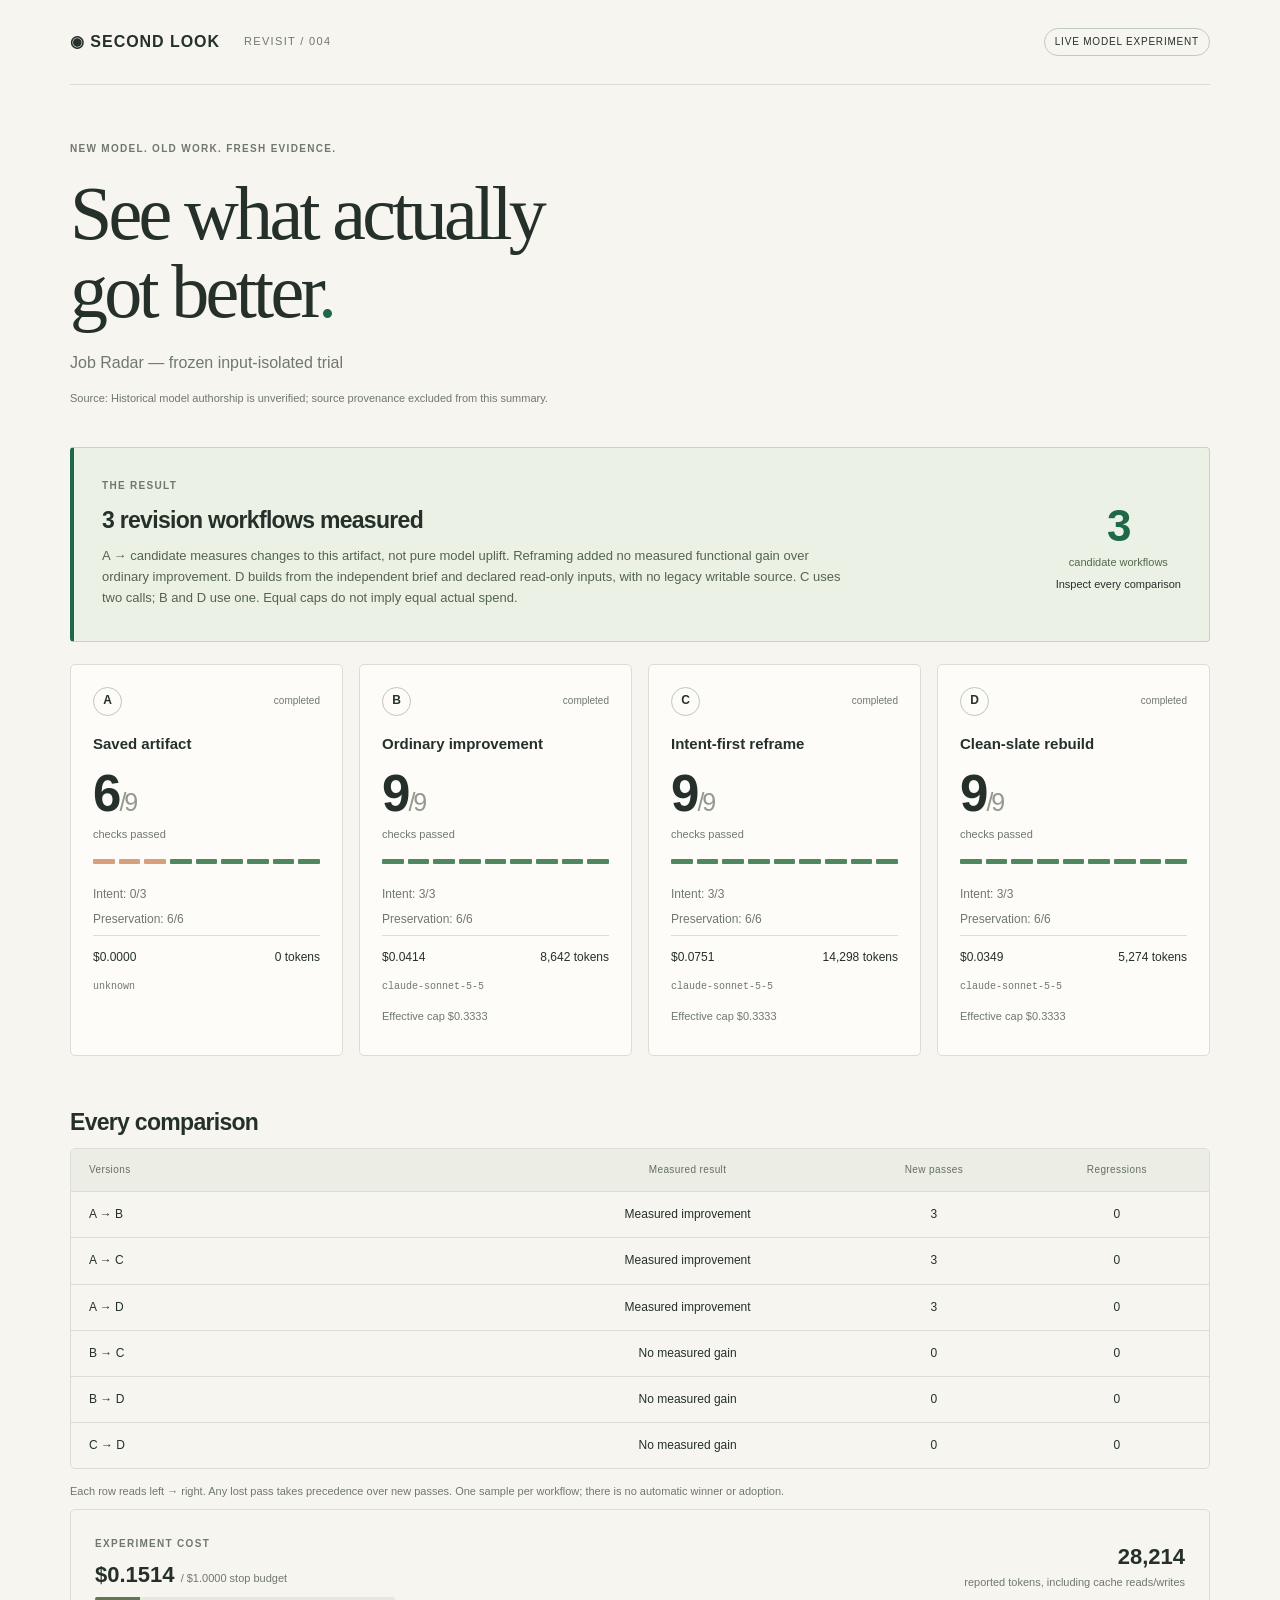
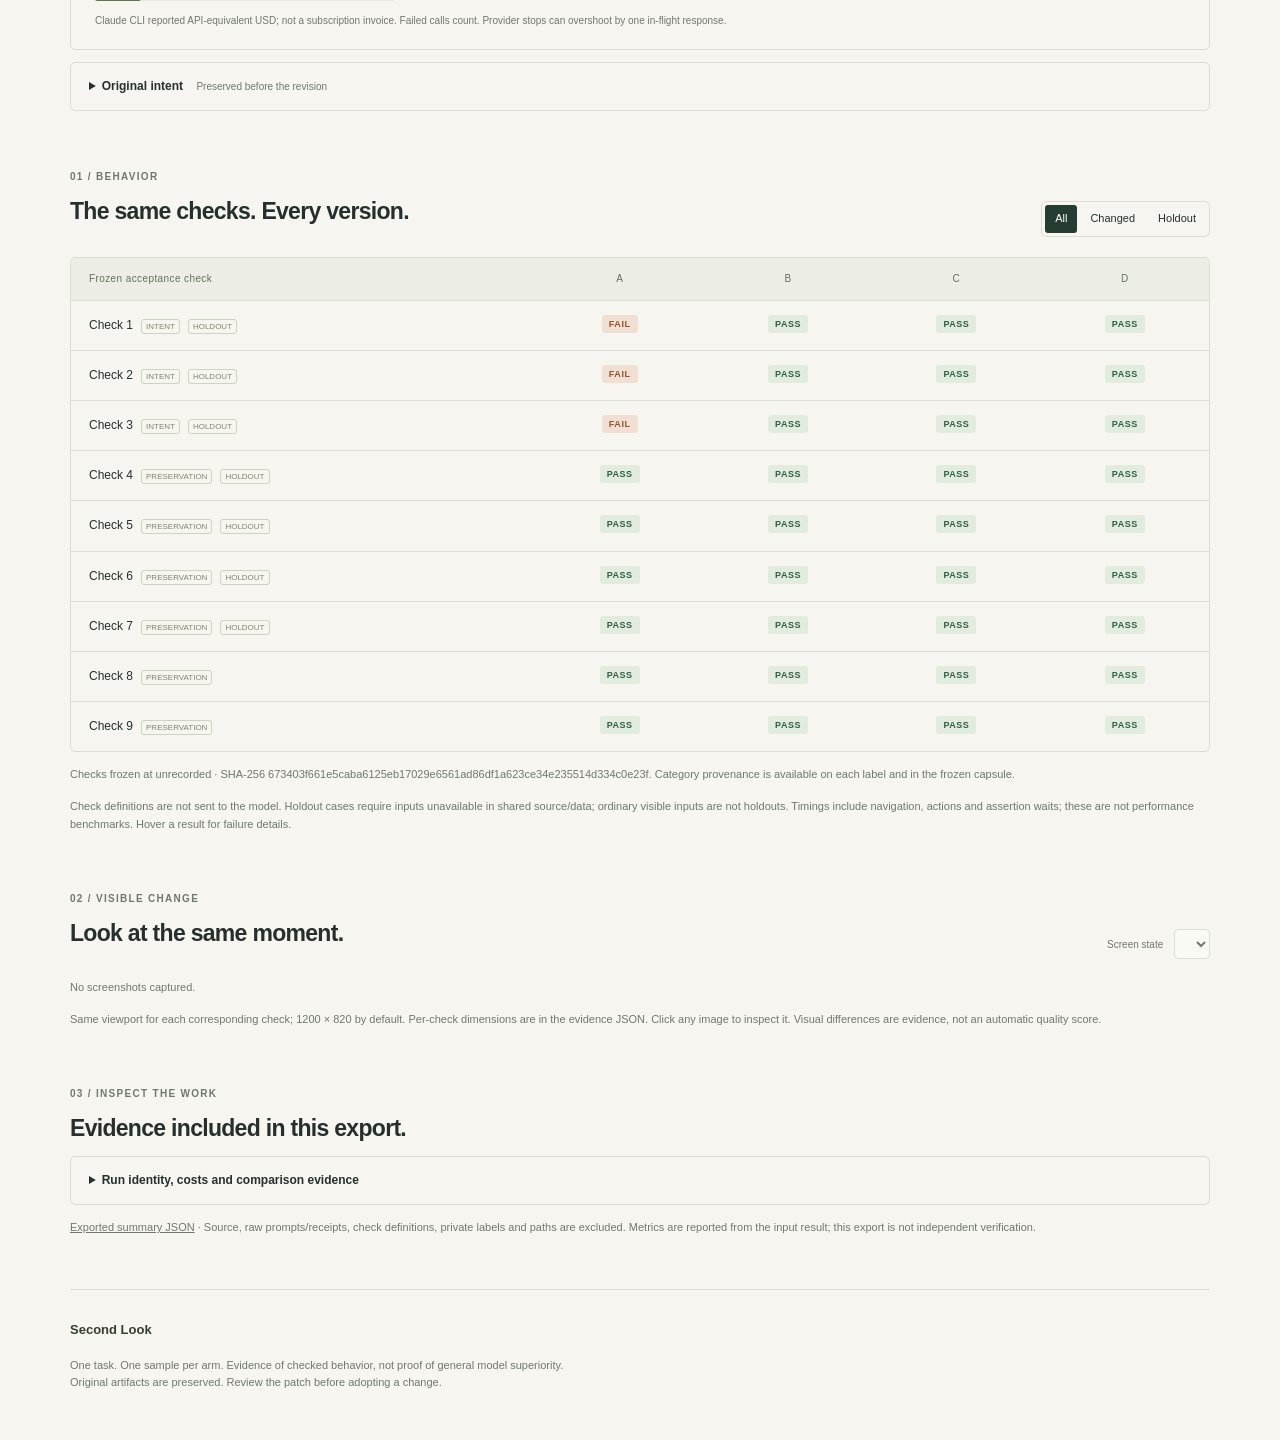
<file: site/evidence/job/index.html>
<!doctype html><html lang="en"><head><meta charset="utf-8"><meta name="viewport" content="width=device-width,initial-scale=1">
<meta http-equiv="Content-Security-Policy" content="default-src 'none'; img-src data:; style-src 'unsafe-inline'; script-src 'unsafe-inline'; base-uri 'none'; form-action 'none'">
<title>Second Look · Revisit report</title><style>
.caption{overflow-wrap:anywhere}.category-score{font-size:12px;margin:6px 0;color:var(--muted)}
.context-budget{margin-top:16px;padding:20px 24px;border:1px solid var(--line);border-radius:5px}.context-values{display:flex;align-items:center;gap:22px;flex-wrap:wrap;margin-top:8px}.context-values>div{display:flex;flex-direction:column}.context-values strong{font-size:23px;letter-spacing:-.6px}.context-values span{font-size:11px;color:var(--muted)}.context-arrow{font-size:24px!important}
:root{color-scheme:light;font:15px/1.6 -apple-system,BlinkMacSystemFont,'Segoe UI',sans-serif;color:#25302b;background:#f6f5ef;--line:#dcded4;--green:#20684a;--muted:#70786e}*{box-sizing:border-box}body{margin:0}main{max-width:1220px;padding:0 40px;margin:auto}header{display:flex;justify-content:space-between;align-items:center;gap:18px;padding:28px 0;border-bottom:1px solid var(--line)}a{color:inherit}.brand{display:flex;align-items:center;gap:24px;text-decoration:none;font-weight:850;font-size:16px;letter-spacing:.06em}.brand span{font-weight:500;font-size:11px;letter-spacing:.12em;color:var(--muted)}.status-label{font-size:10px;border:1px solid #c3ccbc;border-radius:20px;padding:5px 10px;letter-spacing:.08em;white-space:nowrap}.hero{padding:56px 0 32px}.eyebrow{font-size:10px;font-weight:750;letter-spacing:.13em;color:var(--muted)}h1{font-family:Georgia,serif;font-weight:400;font-size:76px;line-height:1.02;letter-spacing:-3.7px;margin:18px 0 20px}.dot{color:var(--green)}.project{color:var(--muted);font-size:16px}h2{font-size:23px;font-weight:600;letter-spacing:-.7px;line-height:1.3;margin:10px 0}h3{font-size:15px;font-weight:600;line-height:1.4}p{margin:8px 0}.verdict{display:flex;justify-content:space-between;gap:30px;align-items:center;border:1px solid #c5d4c2;border-left:4px solid var(--green);border-radius:4px;padding:24px 28px;background:#ecf1e6}.verdict p{font-size:13px;color:#53644f;max-width:740px}.delta{display:grid;min-width:105px;text-align:center;line-height:1.3}.delta strong{font-size:44px;font-weight:600;color:var(--green);letter-spacing:-2px}.delta span{font-size:11px;color:#52694a}.delta b{font-size:11px;font-weight:500;margin-top:8px}.arms{display:grid;grid-template-columns:repeat(auto-fit,minmax(230px,1fr));gap:16px;margin:22px 0}.arm{border:1px solid var(--line);border-radius:5px;padding:22px;background:#fdfcf8;min-width:0}.arm-top{display:flex;justify-content:space-between;gap:12px;align-items:center}.letter{display:inline-grid;place-items:center;border:1px solid #bec8b8;border-radius:50%;width:29px;height:29px;font-size:12px;font-weight:700}.small{width:24px;height:24px}.state{font-size:10px;color:var(--muted);overflow-wrap:anywhere}.arm h3{margin:17px 0 7px}.score{font-size:51px;font-weight:550;line-height:1.3;letter-spacing:-2px}.score>span{font-size:25px;color:#93998c;font-weight:400}.score small{display:block;font-size:11px;letter-spacing:0;font-weight:400;color:var(--muted)}.bars{display:flex;gap:4px;margin:18px 0 21px}.bars i{height:5px;flex:1;border-radius:1px}.ok{background:#4f875e}.bad{background:#d79f7c}.arm-foot{display:flex;justify-content:space-between;font-size:12px;border-top:1px solid var(--line);padding-top:12px}.model{font:10px/1.4 ui-monospace,monospace;color:var(--muted);overflow-wrap:anywhere;margin-top:12px}.budget{display:grid;grid-template-columns:1fr 1fr;gap:12px 38px;border:1px solid var(--line);border-radius:5px;padding:20px 24px}.budget h3{font-size:22px;margin:6px 0}.budget h3 small{font-size:11px;color:var(--muted);font-weight:400}.meter{background:#e5e8dc;height:4px;max-width:300px;border-radius:5px;overflow:hidden}.meter i{display:block;height:100%;background:#617754}.budget>div:nth-child(2){display:flex;flex-direction:column;text-align:right;justify-content:center}.budget>div>strong{font-size:22px}.budget>div>span:not(.eyebrow){font-size:11px;color:var(--muted)}.budget p{grid-column:1/-1;font-size:10px;color:var(--muted);margin:0}.section{margin-top:52px}.section-heading{display:flex;justify-content:space-between;align-items:end;gap:16px;margin-bottom:20px}.filters{display:flex;gap:3px;border:1px solid var(--line);padding:3px;border-radius:5px}button,select{font:inherit;color:inherit;cursor:pointer}button{border:0;background:transparent}.filters button{padding:5px 10px;font-size:11px;border-radius:3px}.filters button.active{background:#253d30;color:#fff}.table-wrap{overflow:auto;border:1px solid var(--line);border-radius:5px}table{width:100%;border-collapse:collapse;text-align:left;font-size:12px}thead{font-size:10px;letter-spacing:.04em;background:#eceee5;color:#65705e}td,th{padding:13px 18px;border-bottom:1px solid var(--line)}tbody tr:last-child>*{border-bottom:0}th{font-weight:500}thead th:not(:first-child),td{text-align:center}tbody th{min-width:240px}td{min-width:87px}.badge{font-size:9px;font-weight:750;letter-spacing:.06em;border-radius:3px;padding:4px 7px}.pass{background:#e1ecdf;color:#316043}.fail{background:#f0e0d4;color:#965231}.unknown{background:#e7e7e1;color:#70746b}.time{display:block;color:#919688;font-size:9px;margin-top:4px}.holdout{font-size:8px;margin-left:8px;color:#7d876e;border:1px solid #cbd3c1;border-radius:3px;padding:2px 4px;white-space:nowrap}.caption{font-size:11px;color:var(--muted);line-height:1.6;margin-top:14px}.shots{display:grid;grid-template-columns:repeat(auto-fit,minmax(250px,1fr));gap:14px}[hidden]{display:none!important}figure{margin:0;min-width:0}figcaption{display:flex;gap:8px;align-items:center;font-size:11px;margin:6px 0 12px}.zoom{display:block;padding:0;width:100%;border:1px solid var(--line);border-radius:5px;overflow:hidden;background:#e8ebe3}.zoom img{display:block;width:100%;height:auto}.select-label{font-size:10px;color:var(--muted);white-space:nowrap}select{font-size:11px;padding:7px;border:1px solid var(--line);border-radius:4px;background:#fafaf5;margin-left:8px}details{border:1px solid var(--line);border-radius:5px;margin-top:12px;padding:14px 18px}summary{font-size:12px;cursor:pointer;font-weight:600;overflow-wrap:anywhere}summary span{font-size:10px;color:var(--muted);font-weight:400;margin-left:10px}.intent p{font-size:13px;max-width:850px;padding-top:10px}pre{white-space:pre-wrap;overflow-wrap:anywhere;max-height:520px;overflow:auto;font:11px/1.7 ui-monospace,SFMono-Regular,monospace;padding:16px;background:#eceee5;border-radius:4px}footer{display:grid;grid-template-columns:1fr auto;gap:8px 20px;border-top:1px solid var(--line);padding:30px 0 40px;margin-top:52px;font-size:11px;color:var(--muted)}footer strong{font-size:13px;color:#334030}footer p{grid-row:2}footer>span{font-size:10px}.error{font-size:11px;color:#915131;overflow-wrap:anywhere}dialog{border:1px solid #aebaa3;border-radius:8px;max-width:95vw;width:1240px;padding:14px;background:#f6f5ef}dialog::backdrop{background:#142518c4}dialog img{width:100%;height:auto;display:block}#close-dialog{display:block;margin:0 0 10px auto;padding:5px 9px;font-size:12px}button:focus-visible,summary:focus-visible,select:focus-visible{outline:2px solid #488362;outline-offset:4px}@media(max-width:700px){main{padding:0 20px}header{padding:20px 0}.brand{font-size:13px}.brand span{display:none}.status-label{font-size:8px}h1{font-size:54px;letter-spacing:-2.5px}.hero{padding-top:36px}.verdict{padding:20px;gap:14px}.verdict h2{font-size:21px}.delta{min-width:74px}.delta strong{font-size:36px}.arms{grid-template-columns:1fr}.arm{padding:20px}.score{font-size:43px}.budget{grid-template-columns:1fr;padding:20px}.budget>div:nth-child(2){text-align:left}.section-heading{align-items:start;flex-direction:column}h2{font-size:21px}.shots{grid-template-columns:1fr}summary span{display:block;margin-left:0;margin-top:5px}footer{grid-template-columns:1fr}footer>span{grid-row:3}.hero .project{font-size:13px}.verdict p{font-size:12px}}@media(prefers-reduced-motion:no-preference){.zoom:hover img{filter:brightness(.97)}}
</style></head><body><main>
<header><a class="brand" href="#">◉ SECOND LOOK<span>REVISIT / 004</span></a><span class="status-label">LIVE MODEL EXPERIMENT</span></header>
<section class="hero"><div class="eyebrow">NEW MODEL. OLD WORK. FRESH EVIDENCE.</div><h1>See what actually<br>got better<span class="dot">.</span></h1><p class="project">Job Radar — frozen input-isolated trial</p><p class="caption">Source: Historical model authorship is unverified; source provenance excluded from this summary.</p></section>
<section class="verdict"><div><span class="eyebrow">THE RESULT</span><h2>3 revision workflows measured</h2><p>A → candidate measures changes to this artifact, not pure model uplift. Reframing added no measured functional gain over ordinary improvement. D builds from the independent brief and declared read-only inputs, with no legacy writable source. C uses two calls; B and D use one. Equal caps do not imply equal actual spend.</p></div><div class="delta"><strong>3</strong><span>candidate workflows</span><b>Inspect every comparison</b></div></section>
<section class="arms"><article class="arm"><div class="arm-top"><span class="letter">A</span><span class="state">completed</span></div>
<h3>Saved artifact</h3><div class="score">6<span>/9</span><small>checks passed</small></div><div class="bars"><i class="bad" title="check-1"></i><i class="bad" title="check-2"></i><i class="bad" title="check-3"></i><i class="ok" title="check-4"></i><i class="ok" title="check-5"></i><i class="ok" title="check-6"></i><i class="ok" title="check-7"></i><i class="ok" title="check-8"></i><i class="ok" title="check-9"></i></div>
<p class="category-score">Intent: 0/3</p><p class="category-score">Preservation: 6/6</p><div class="arm-foot"><span>$0.0000</span><span>0 tokens</span></div><p class="model">unknown</p></article><article class="arm"><div class="arm-top"><span class="letter">B</span><span class="state">completed</span></div>
<h3>Ordinary improvement</h3><div class="score">9<span>/9</span><small>checks passed</small></div><div class="bars"><i class="ok" title="check-1"></i><i class="ok" title="check-2"></i><i class="ok" title="check-3"></i><i class="ok" title="check-4"></i><i class="ok" title="check-5"></i><i class="ok" title="check-6"></i><i class="ok" title="check-7"></i><i class="ok" title="check-8"></i><i class="ok" title="check-9"></i></div>
<p class="category-score">Intent: 3/3</p><p class="category-score">Preservation: 6/6</p><div class="arm-foot"><span>$0.0414</span><span>8,642 tokens</span></div><p class="model">claude-sonnet-5-5</p><p class="caption">Effective cap $0.3333</p></article><article class="arm"><div class="arm-top"><span class="letter">C</span><span class="state">completed</span></div>
<h3>Intent-first reframe</h3><div class="score">9<span>/9</span><small>checks passed</small></div><div class="bars"><i class="ok" title="check-1"></i><i class="ok" title="check-2"></i><i class="ok" title="check-3"></i><i class="ok" title="check-4"></i><i class="ok" title="check-5"></i><i class="ok" title="check-6"></i><i class="ok" title="check-7"></i><i class="ok" title="check-8"></i><i class="ok" title="check-9"></i></div>
<p class="category-score">Intent: 3/3</p><p class="category-score">Preservation: 6/6</p><div class="arm-foot"><span>$0.0751</span><span>14,298 tokens</span></div><p class="model">claude-sonnet-5-5</p><p class="caption">Effective cap $0.3333</p></article><article class="arm"><div class="arm-top"><span class="letter">D</span><span class="state">completed</span></div>
<h3>Clean-slate rebuild</h3><div class="score">9<span>/9</span><small>checks passed</small></div><div class="bars"><i class="ok" title="check-1"></i><i class="ok" title="check-2"></i><i class="ok" title="check-3"></i><i class="ok" title="check-4"></i><i class="ok" title="check-5"></i><i class="ok" title="check-6"></i><i class="ok" title="check-7"></i><i class="ok" title="check-8"></i><i class="ok" title="check-9"></i></div>
<p class="category-score">Intent: 3/3</p><p class="category-score">Preservation: 6/6</p><div class="arm-foot"><span>$0.0349</span><span>5,274 tokens</span></div><p class="model">claude-sonnet-5-5</p><p class="caption">Effective cap $0.3333</p></article></section><section class="section"><h2>Every comparison</h2><div class="table-wrap"><table aria-label="Pairwise comparisons"><thead><tr><th>Versions</th><th>Measured result</th><th>New passes</th><th>Regressions</th></tr></thead><tbody><tr><th scope="row">A → B</th><td>Measured improvement</td><td>3</td><td>0</td></tr><tr><th scope="row">A → C</th><td>Measured improvement</td><td>3</td><td>0</td></tr><tr><th scope="row">A → D</th><td>Measured improvement</td><td>3</td><td>0</td></tr><tr><th scope="row">B → C</th><td>No measured gain</td><td>0</td><td>0</td></tr><tr><th scope="row">B → D</th><td>No measured gain</td><td>0</td><td>0</td></tr><tr><th scope="row">C → D</th><td>No measured gain</td><td>0</td><td>0</td></tr></tbody></table></div><p class="caption">Each row reads left → right. Any lost pass takes precedence over new passes. One sample per workflow; there is no automatic winner or adoption.</p></section>
<section class="budget"><div><span class="eyebrow">EXPERIMENT COST</span><h3>$0.1514 <small>/ $1.0000 stop budget</small></h3><div class="meter"><i style="width:15.14386%"></i></div></div><div><strong>28,214</strong><span>reported tokens, including cache reads/writes</span></div><p>Claude CLI reported API-equivalent USD; not a subscription invoice. Failed calls count. Provider stops can overshoot by one in-flight response.</p></section>
<details class="intent"><summary>Original intent <span>Preserved before the revision</span></summary><p>Intent text was not included in this export.</p><p class="caption">Source not recorded · Intent confirmed: unrecorded</p></details>
<section class="section"><div class="section-heading"><div><span class="eyebrow">01 / BEHAVIOR</span><h2>The same checks. Every version.</h2></div><div class="filters" role="group" aria-label="Filter checks"><button class="active" data-filter="all" aria-pressed="true">All</button><button data-filter="changed" aria-pressed="false">Changed</button><button data-filter="holdout" aria-pressed="false">Holdout</button></div></div>
<div class="table-wrap"><table><thead><tr><th>Frozen acceptance check</th><th>A</th><th>B</th><th>C</th><th>D</th></tr></thead><tbody><tr data-changed="true" data-holdout="true"><th scope="row">Check 1<span class="holdout" title="Acceptance definition excluded from this export">INTENT</span><span class="holdout">HOLDOUT</span></th><td><span class="badge fail" title="Check failed; detailed evidence is in the original run">FAIL</span><small class="time"></small></td><td><span class="badge pass" title="Checked successfully">PASS</span><small class="time"></small></td><td><span class="badge pass" title="Checked successfully">PASS</span><small class="time"></small></td><td><span class="badge pass" title="Checked successfully">PASS</span><small class="time"></small></td></tr><tr data-changed="true" data-holdout="true"><th scope="row">Check 2<span class="holdout" title="Acceptance definition excluded from this export">INTENT</span><span class="holdout">HOLDOUT</span></th><td><span class="badge fail" title="Check failed; detailed evidence is in the original run">FAIL</span><small class="time"></small></td><td><span class="badge pass" title="Checked successfully">PASS</span><small class="time"></small></td><td><span class="badge pass" title="Checked successfully">PASS</span><small class="time"></small></td><td><span class="badge pass" title="Checked successfully">PASS</span><small class="time"></small></td></tr><tr data-changed="true" data-holdout="true"><th scope="row">Check 3<span class="holdout" title="Acceptance definition excluded from this export">INTENT</span><span class="holdout">HOLDOUT</span></th><td><span class="badge fail" title="Check failed; detailed evidence is in the original run">FAIL</span><small class="time"></small></td><td><span class="badge pass" title="Checked successfully">PASS</span><small class="time"></small></td><td><span class="badge pass" title="Checked successfully">PASS</span><small class="time"></small></td><td><span class="badge pass" title="Checked successfully">PASS</span><small class="time"></small></td></tr><tr data-changed="false" data-holdout="true"><th scope="row">Check 4<span class="holdout" title="Acceptance definition excluded from this export">PRESERVATION</span><span class="holdout">HOLDOUT</span></th><td><span class="badge pass" title="Checked successfully">PASS</span><small class="time"></small></td><td><span class="badge pass" title="Checked successfully">PASS</span><small class="time"></small></td><td><span class="badge pass" title="Checked successfully">PASS</span><small class="time"></small></td><td><span class="badge pass" title="Checked successfully">PASS</span><small class="time"></small></td></tr><tr data-changed="false" data-holdout="true"><th scope="row">Check 5<span class="holdout" title="Acceptance definition excluded from this export">PRESERVATION</span><span class="holdout">HOLDOUT</span></th><td><span class="badge pass" title="Checked successfully">PASS</span><small class="time"></small></td><td><span class="badge pass" title="Checked successfully">PASS</span><small class="time"></small></td><td><span class="badge pass" title="Checked successfully">PASS</span><small class="time"></small></td><td><span class="badge pass" title="Checked successfully">PASS</span><small class="time"></small></td></tr><tr data-changed="false" data-holdout="true"><th scope="row">Check 6<span class="holdout" title="Acceptance definition excluded from this export">PRESERVATION</span><span class="holdout">HOLDOUT</span></th><td><span class="badge pass" title="Checked successfully">PASS</span><small class="time"></small></td><td><span class="badge pass" title="Checked successfully">PASS</span><small class="time"></small></td><td><span class="badge pass" title="Checked successfully">PASS</span><small class="time"></small></td><td><span class="badge pass" title="Checked successfully">PASS</span><small class="time"></small></td></tr><tr data-changed="false" data-holdout="true"><th scope="row">Check 7<span class="holdout" title="Acceptance definition excluded from this export">PRESERVATION</span><span class="holdout">HOLDOUT</span></th><td><span class="badge pass" title="Checked successfully">PASS</span><small class="time"></small></td><td><span class="badge pass" title="Checked successfully">PASS</span><small class="time"></small></td><td><span class="badge pass" title="Checked successfully">PASS</span><small class="time"></small></td><td><span class="badge pass" title="Checked successfully">PASS</span><small class="time"></small></td></tr><tr data-changed="false" data-holdout="false"><th scope="row">Check 8<span class="holdout" title="Acceptance definition excluded from this export">PRESERVATION</span></th><td><span class="badge pass" title="Checked successfully">PASS</span><small class="time"></small></td><td><span class="badge pass" title="Checked successfully">PASS</span><small class="time"></small></td><td><span class="badge pass" title="Checked successfully">PASS</span><small class="time"></small></td><td><span class="badge pass" title="Checked successfully">PASS</span><small class="time"></small></td></tr><tr data-changed="false" data-holdout="false"><th scope="row">Check 9<span class="holdout" title="Acceptance definition excluded from this export">PRESERVATION</span></th><td><span class="badge pass" title="Checked successfully">PASS</span><small class="time"></small></td><td><span class="badge pass" title="Checked successfully">PASS</span><small class="time"></small></td><td><span class="badge pass" title="Checked successfully">PASS</span><small class="time"></small></td><td><span class="badge pass" title="Checked successfully">PASS</span><small class="time"></small></td></tr></tbody></table></div><p class="caption">Checks frozen at unrecorded · SHA-256 673403f661e5caba6125eb17029e6561ad86df1a623ce34e235514d334c0e23f. Category provenance is available on each label and in the frozen capsule.</p><p class="caption">Check definitions are not sent to the model. Holdout cases require inputs unavailable in shared source/data; ordinary visible inputs are not holdouts. Timings include navigation, actions and assertion waits; these are not performance benchmarks. Hover a result for failure details.</p></section>
<section class="section"><div class="section-heading"><div><span class="eyebrow">02 / VISIBLE CHANGE</span><h2>Look at the same moment.</h2></div><label class="select-label">Screen state <select id="shot-state"></select></label></div><p class="caption">No screenshots captured.</p><p class="caption">Same viewport for each corresponding check; 1200 × 820 by default. Per-check dimensions are in the evidence JSON. Click any image to inspect it. Visual differences are evidence, not an automatic quality score.</p></section>
<section class="section"><span class="eyebrow">03 / INSPECT THE WORK</span><h2>Evidence included in this export.</h2><details><summary>Run identity, costs and comparison evidence</summary><pre>{
  &quot;status&quot;: &quot;completed&quot;,
  &quot;manifest&quot;: {
    &quot;input_result_sha256&quot;: &quot;f582d48796b2f91a4a8ee74144b7f51d89df3c2eae7d85467c5d6d0e0db30680&quot;,
    &quot;source&quot;: &quot;1f634cfabb3add1def3795369f041c622c091974e9cd5c0eb7c53526ce4995b1&quot;,
    &quot;checks&quot;: &quot;673403f661e5caba6125eb17029e6561ad86df1a623ce34e235514d334c0e23f&quot;
  },
  &quot;fingerprint&quot;: null,
  &quot;source_unchanged&quot;: true,
  &quot;source_context&quot;: null,
  &quot;model_calls&quot;: 4,
  &quot;cost&quot;: {
    &quot;total_usd&quot;: 0.1514386,
    &quot;limit_usd&quot;: 1.0,
    &quot;known_spend_usd&quot;: 0.1514386,
    &quot;basis&quot;: &quot;Claude CLI reported API-equivalent USD; not a subscription invoice&quot;
  },
  &quot;comparisons&quot;: {
    &quot;A_B&quot;: {
      &quot;verdict&quot;: &quot;improved&quot;,
      &quot;improvements&quot;: [
        &quot;check-1&quot;,
        &quot;check-2&quot;,
        &quot;check-3&quot;
      ],
      &quot;regressions&quot;: []
    },
    &quot;A_C&quot;: {
      &quot;verdict&quot;: &quot;improved&quot;,
      &quot;improvements&quot;: [
        &quot;check-1&quot;,
        &quot;check-2&quot;,
        &quot;check-3&quot;
      ],
      &quot;regressions&quot;: []
    },
    &quot;A_D&quot;: {
      &quot;verdict&quot;: &quot;improved&quot;,
      &quot;improvements&quot;: [
        &quot;check-1&quot;,
        &quot;check-2&quot;,
        &quot;check-3&quot;
      ],
      &quot;regressions&quot;: []
    },
    &quot;B_C&quot;: {
      &quot;verdict&quot;: &quot;no_measured_gain&quot;,
      &quot;improvements&quot;: [],
      &quot;regressions&quot;: []
    },
    &quot;B_D&quot;: {
      &quot;verdict&quot;: &quot;no_measured_gain&quot;,
      &quot;improvements&quot;: [],
      &quot;regressions&quot;: []
    },
    &quot;C_D&quot;: {
      &quot;verdict&quot;: &quot;no_measured_gain&quot;,
      &quot;improvements&quot;: [],
      &quot;regressions&quot;: []
    }
  }
}</pre></details><p class="caption"><a href="summary.json">Exported summary JSON</a> · Source, raw prompts/receipts, check definitions, private labels and paths are excluded. Metrics are reported from the input result; this export is not independent verification.</p></section>
<footer><strong>Second Look</strong><p>One task. One sample per arm. Evidence of checked behavior, not proof of general model superiority.<br>Original artifacts are preserved. Review the patch before adopting a change.</p><span></span></footer>
</main><dialog id="lightbox"><button id="close-dialog" aria-label="Close image">Close ×</button><img alt="Enlarged comparison screenshot"></dialog><script>
document.querySelectorAll('[data-filter]').forEach(button=>button.addEventListener('click',()=>{
  document.querySelectorAll('[data-filter]').forEach(b=>{b.classList.toggle('active',b===button);b.setAttribute('aria-pressed',b===button?'true':'false')});
  document.querySelectorAll('tr[data-changed]').forEach(row=>{row.hidden=button.dataset.filter!=='all'&&row.dataset[button.dataset.filter]!=='true'});
}));
document.querySelector('#shot-state').addEventListener('change',event=>{
  document.querySelectorAll('[data-shot]').forEach(el=>{el.hidden=el.dataset.shot!==event.target.value});
});
const dialog=document.querySelector('#lightbox');
document.querySelectorAll('.zoom').forEach(button=>button.addEventListener('click',()=>{
  const source=button.querySelector('img');dialog.querySelector('img').src=source.src;dialog.querySelector('img').alt=source.alt;dialog.showModal();
}));
document.querySelector('#close-dialog').addEventListener('click',()=>dialog.close());
dialog.addEventListener('click',event=>{if(event.target===dialog)dialog.close()});
</script></body></html>
</file>
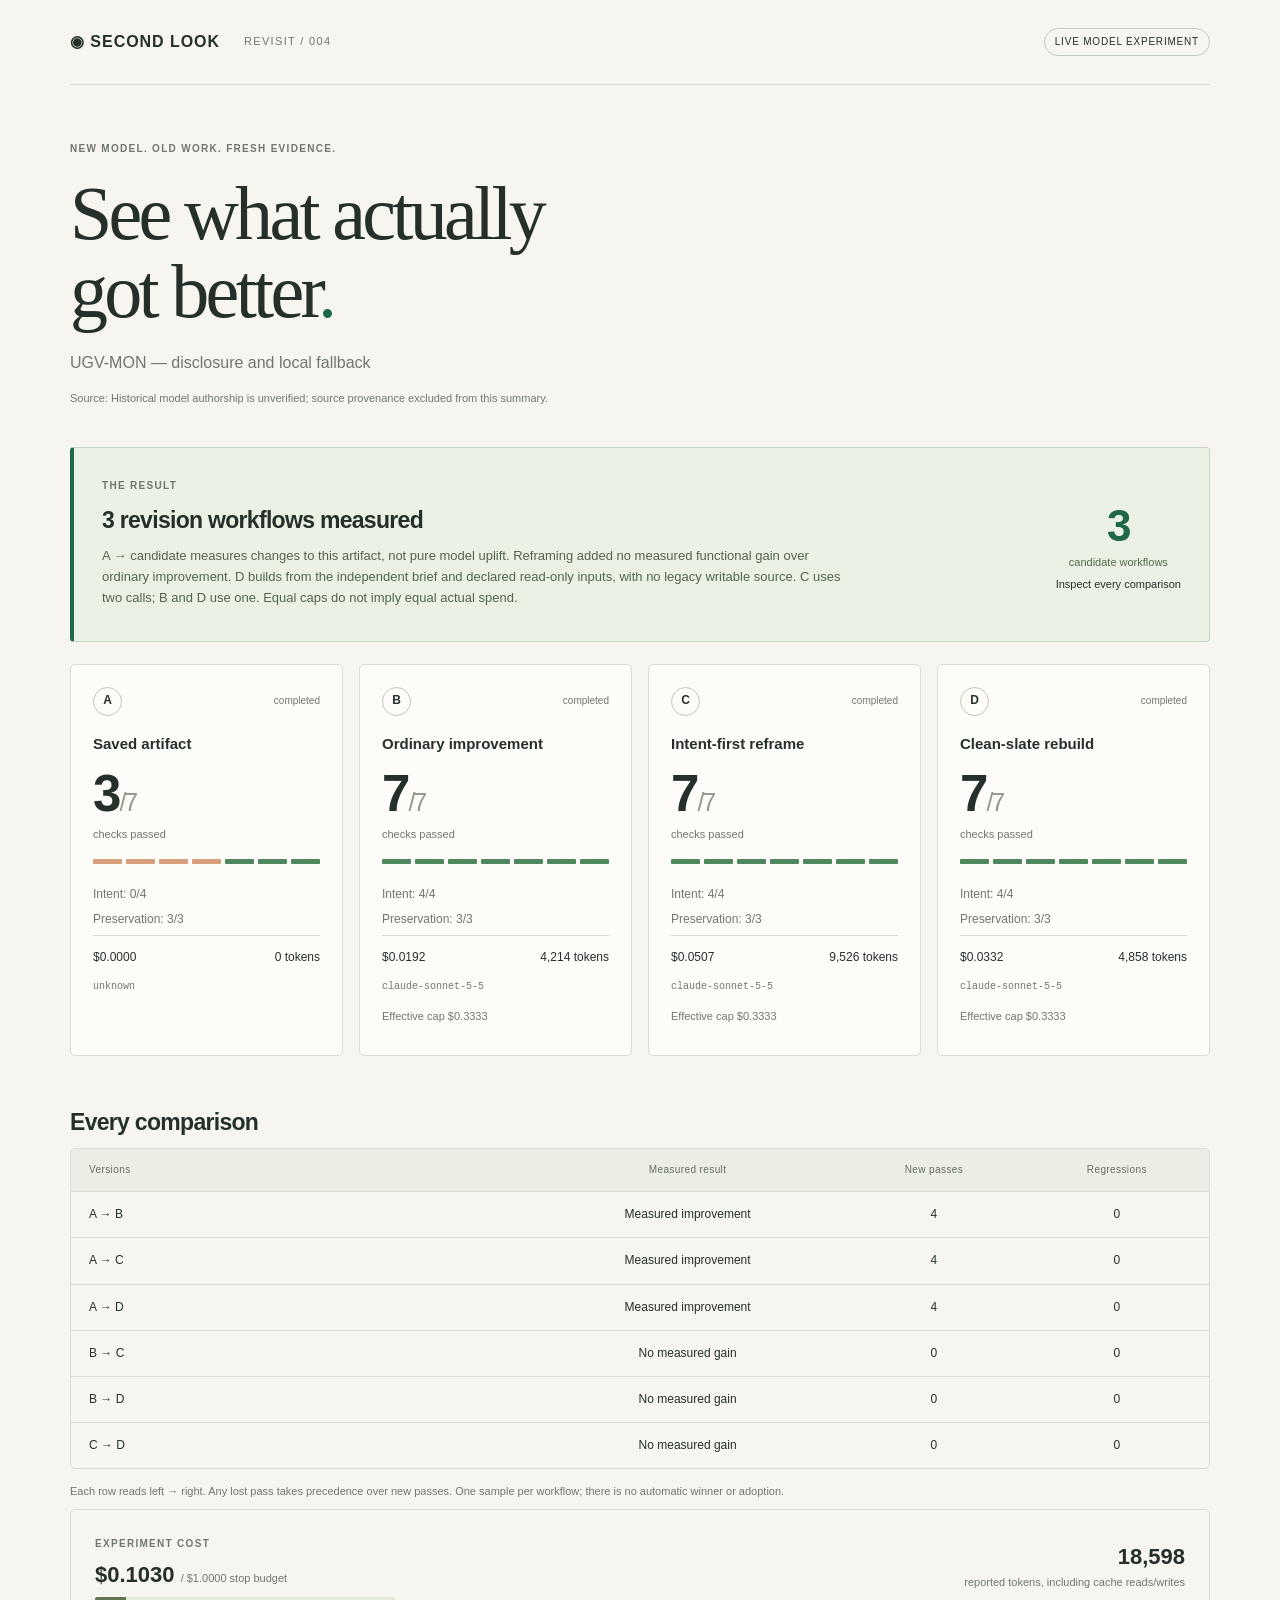
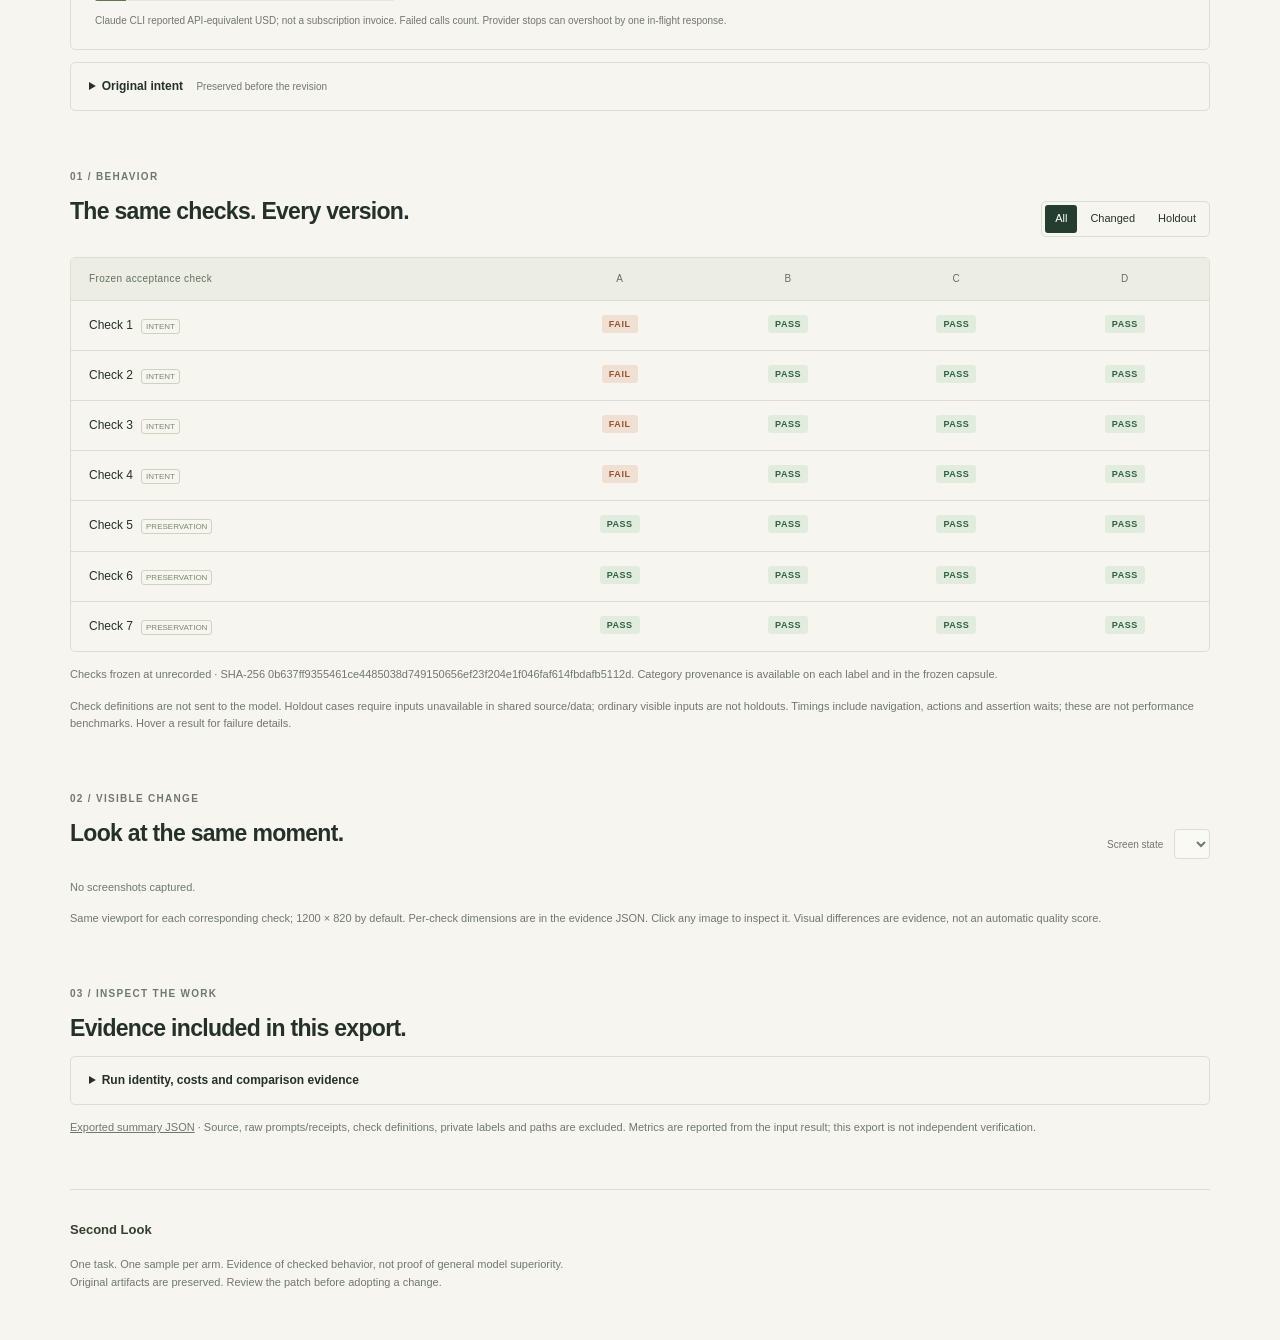
<file: site/evidence/ugv/index.html>
<!doctype html><html lang="en"><head><meta charset="utf-8"><meta name="viewport" content="width=device-width,initial-scale=1">
<meta http-equiv="Content-Security-Policy" content="default-src 'none'; img-src data:; style-src 'unsafe-inline'; script-src 'unsafe-inline'; base-uri 'none'; form-action 'none'">
<title>Second Look · Revisit report</title><style>
.caption{overflow-wrap:anywhere}.category-score{font-size:12px;margin:6px 0;color:var(--muted)}
.context-budget{margin-top:16px;padding:20px 24px;border:1px solid var(--line);border-radius:5px}.context-values{display:flex;align-items:center;gap:22px;flex-wrap:wrap;margin-top:8px}.context-values>div{display:flex;flex-direction:column}.context-values strong{font-size:23px;letter-spacing:-.6px}.context-values span{font-size:11px;color:var(--muted)}.context-arrow{font-size:24px!important}
:root{color-scheme:light;font:15px/1.6 -apple-system,BlinkMacSystemFont,'Segoe UI',sans-serif;color:#25302b;background:#f6f5ef;--line:#dcded4;--green:#20684a;--muted:#70786e}*{box-sizing:border-box}body{margin:0}main{max-width:1220px;padding:0 40px;margin:auto}header{display:flex;justify-content:space-between;align-items:center;gap:18px;padding:28px 0;border-bottom:1px solid var(--line)}a{color:inherit}.brand{display:flex;align-items:center;gap:24px;text-decoration:none;font-weight:850;font-size:16px;letter-spacing:.06em}.brand span{font-weight:500;font-size:11px;letter-spacing:.12em;color:var(--muted)}.status-label{font-size:10px;border:1px solid #c3ccbc;border-radius:20px;padding:5px 10px;letter-spacing:.08em;white-space:nowrap}.hero{padding:56px 0 32px}.eyebrow{font-size:10px;font-weight:750;letter-spacing:.13em;color:var(--muted)}h1{font-family:Georgia,serif;font-weight:400;font-size:76px;line-height:1.02;letter-spacing:-3.7px;margin:18px 0 20px}.dot{color:var(--green)}.project{color:var(--muted);font-size:16px}h2{font-size:23px;font-weight:600;letter-spacing:-.7px;line-height:1.3;margin:10px 0}h3{font-size:15px;font-weight:600;line-height:1.4}p{margin:8px 0}.verdict{display:flex;justify-content:space-between;gap:30px;align-items:center;border:1px solid #c5d4c2;border-left:4px solid var(--green);border-radius:4px;padding:24px 28px;background:#ecf1e6}.verdict p{font-size:13px;color:#53644f;max-width:740px}.delta{display:grid;min-width:105px;text-align:center;line-height:1.3}.delta strong{font-size:44px;font-weight:600;color:var(--green);letter-spacing:-2px}.delta span{font-size:11px;color:#52694a}.delta b{font-size:11px;font-weight:500;margin-top:8px}.arms{display:grid;grid-template-columns:repeat(auto-fit,minmax(230px,1fr));gap:16px;margin:22px 0}.arm{border:1px solid var(--line);border-radius:5px;padding:22px;background:#fdfcf8;min-width:0}.arm-top{display:flex;justify-content:space-between;gap:12px;align-items:center}.letter{display:inline-grid;place-items:center;border:1px solid #bec8b8;border-radius:50%;width:29px;height:29px;font-size:12px;font-weight:700}.small{width:24px;height:24px}.state{font-size:10px;color:var(--muted);overflow-wrap:anywhere}.arm h3{margin:17px 0 7px}.score{font-size:51px;font-weight:550;line-height:1.3;letter-spacing:-2px}.score>span{font-size:25px;color:#93998c;font-weight:400}.score small{display:block;font-size:11px;letter-spacing:0;font-weight:400;color:var(--muted)}.bars{display:flex;gap:4px;margin:18px 0 21px}.bars i{height:5px;flex:1;border-radius:1px}.ok{background:#4f875e}.bad{background:#d79f7c}.arm-foot{display:flex;justify-content:space-between;font-size:12px;border-top:1px solid var(--line);padding-top:12px}.model{font:10px/1.4 ui-monospace,monospace;color:var(--muted);overflow-wrap:anywhere;margin-top:12px}.budget{display:grid;grid-template-columns:1fr 1fr;gap:12px 38px;border:1px solid var(--line);border-radius:5px;padding:20px 24px}.budget h3{font-size:22px;margin:6px 0}.budget h3 small{font-size:11px;color:var(--muted);font-weight:400}.meter{background:#e5e8dc;height:4px;max-width:300px;border-radius:5px;overflow:hidden}.meter i{display:block;height:100%;background:#617754}.budget>div:nth-child(2){display:flex;flex-direction:column;text-align:right;justify-content:center}.budget>div>strong{font-size:22px}.budget>div>span:not(.eyebrow){font-size:11px;color:var(--muted)}.budget p{grid-column:1/-1;font-size:10px;color:var(--muted);margin:0}.section{margin-top:52px}.section-heading{display:flex;justify-content:space-between;align-items:end;gap:16px;margin-bottom:20px}.filters{display:flex;gap:3px;border:1px solid var(--line);padding:3px;border-radius:5px}button,select{font:inherit;color:inherit;cursor:pointer}button{border:0;background:transparent}.filters button{padding:5px 10px;font-size:11px;border-radius:3px}.filters button.active{background:#253d30;color:#fff}.table-wrap{overflow:auto;border:1px solid var(--line);border-radius:5px}table{width:100%;border-collapse:collapse;text-align:left;font-size:12px}thead{font-size:10px;letter-spacing:.04em;background:#eceee5;color:#65705e}td,th{padding:13px 18px;border-bottom:1px solid var(--line)}tbody tr:last-child>*{border-bottom:0}th{font-weight:500}thead th:not(:first-child),td{text-align:center}tbody th{min-width:240px}td{min-width:87px}.badge{font-size:9px;font-weight:750;letter-spacing:.06em;border-radius:3px;padding:4px 7px}.pass{background:#e1ecdf;color:#316043}.fail{background:#f0e0d4;color:#965231}.unknown{background:#e7e7e1;color:#70746b}.time{display:block;color:#919688;font-size:9px;margin-top:4px}.holdout{font-size:8px;margin-left:8px;color:#7d876e;border:1px solid #cbd3c1;border-radius:3px;padding:2px 4px;white-space:nowrap}.caption{font-size:11px;color:var(--muted);line-height:1.6;margin-top:14px}.shots{display:grid;grid-template-columns:repeat(auto-fit,minmax(250px,1fr));gap:14px}[hidden]{display:none!important}figure{margin:0;min-width:0}figcaption{display:flex;gap:8px;align-items:center;font-size:11px;margin:6px 0 12px}.zoom{display:block;padding:0;width:100%;border:1px solid var(--line);border-radius:5px;overflow:hidden;background:#e8ebe3}.zoom img{display:block;width:100%;height:auto}.select-label{font-size:10px;color:var(--muted);white-space:nowrap}select{font-size:11px;padding:7px;border:1px solid var(--line);border-radius:4px;background:#fafaf5;margin-left:8px}details{border:1px solid var(--line);border-radius:5px;margin-top:12px;padding:14px 18px}summary{font-size:12px;cursor:pointer;font-weight:600;overflow-wrap:anywhere}summary span{font-size:10px;color:var(--muted);font-weight:400;margin-left:10px}.intent p{font-size:13px;max-width:850px;padding-top:10px}pre{white-space:pre-wrap;overflow-wrap:anywhere;max-height:520px;overflow:auto;font:11px/1.7 ui-monospace,SFMono-Regular,monospace;padding:16px;background:#eceee5;border-radius:4px}footer{display:grid;grid-template-columns:1fr auto;gap:8px 20px;border-top:1px solid var(--line);padding:30px 0 40px;margin-top:52px;font-size:11px;color:var(--muted)}footer strong{font-size:13px;color:#334030}footer p{grid-row:2}footer>span{font-size:10px}.error{font-size:11px;color:#915131;overflow-wrap:anywhere}dialog{border:1px solid #aebaa3;border-radius:8px;max-width:95vw;width:1240px;padding:14px;background:#f6f5ef}dialog::backdrop{background:#142518c4}dialog img{width:100%;height:auto;display:block}#close-dialog{display:block;margin:0 0 10px auto;padding:5px 9px;font-size:12px}button:focus-visible,summary:focus-visible,select:focus-visible{outline:2px solid #488362;outline-offset:4px}@media(max-width:700px){main{padding:0 20px}header{padding:20px 0}.brand{font-size:13px}.brand span{display:none}.status-label{font-size:8px}h1{font-size:54px;letter-spacing:-2.5px}.hero{padding-top:36px}.verdict{padding:20px;gap:14px}.verdict h2{font-size:21px}.delta{min-width:74px}.delta strong{font-size:36px}.arms{grid-template-columns:1fr}.arm{padding:20px}.score{font-size:43px}.budget{grid-template-columns:1fr;padding:20px}.budget>div:nth-child(2){text-align:left}.section-heading{align-items:start;flex-direction:column}h2{font-size:21px}.shots{grid-template-columns:1fr}summary span{display:block;margin-left:0;margin-top:5px}footer{grid-template-columns:1fr}footer>span{grid-row:3}.hero .project{font-size:13px}.verdict p{font-size:12px}}@media(prefers-reduced-motion:no-preference){.zoom:hover img{filter:brightness(.97)}}
</style></head><body><main>
<header><a class="brand" href="#">◉ SECOND LOOK<span>REVISIT / 004</span></a><span class="status-label">LIVE MODEL EXPERIMENT</span></header>
<section class="hero"><div class="eyebrow">NEW MODEL. OLD WORK. FRESH EVIDENCE.</div><h1>See what actually<br>got better<span class="dot">.</span></h1><p class="project">UGV-MON — disclosure and local fallback</p><p class="caption">Source: Historical model authorship is unverified; source provenance excluded from this summary.</p></section>
<section class="verdict"><div><span class="eyebrow">THE RESULT</span><h2>3 revision workflows measured</h2><p>A → candidate measures changes to this artifact, not pure model uplift. Reframing added no measured functional gain over ordinary improvement. D builds from the independent brief and declared read-only inputs, with no legacy writable source. C uses two calls; B and D use one. Equal caps do not imply equal actual spend.</p></div><div class="delta"><strong>3</strong><span>candidate workflows</span><b>Inspect every comparison</b></div></section>
<section class="arms"><article class="arm"><div class="arm-top"><span class="letter">A</span><span class="state">completed</span></div>
<h3>Saved artifact</h3><div class="score">3<span>/7</span><small>checks passed</small></div><div class="bars"><i class="bad" title="check-1"></i><i class="bad" title="check-2"></i><i class="bad" title="check-3"></i><i class="bad" title="check-4"></i><i class="ok" title="check-5"></i><i class="ok" title="check-6"></i><i class="ok" title="check-7"></i></div>
<p class="category-score">Intent: 0/4</p><p class="category-score">Preservation: 3/3</p><div class="arm-foot"><span>$0.0000</span><span>0 tokens</span></div><p class="model">unknown</p></article><article class="arm"><div class="arm-top"><span class="letter">B</span><span class="state">completed</span></div>
<h3>Ordinary improvement</h3><div class="score">7<span>/7</span><small>checks passed</small></div><div class="bars"><i class="ok" title="check-1"></i><i class="ok" title="check-2"></i><i class="ok" title="check-3"></i><i class="ok" title="check-4"></i><i class="ok" title="check-5"></i><i class="ok" title="check-6"></i><i class="ok" title="check-7"></i></div>
<p class="category-score">Intent: 4/4</p><p class="category-score">Preservation: 3/3</p><div class="arm-foot"><span>$0.0192</span><span>4,214 tokens</span></div><p class="model">claude-sonnet-5-5</p><p class="caption">Effective cap $0.3333</p></article><article class="arm"><div class="arm-top"><span class="letter">C</span><span class="state">completed</span></div>
<h3>Intent-first reframe</h3><div class="score">7<span>/7</span><small>checks passed</small></div><div class="bars"><i class="ok" title="check-1"></i><i class="ok" title="check-2"></i><i class="ok" title="check-3"></i><i class="ok" title="check-4"></i><i class="ok" title="check-5"></i><i class="ok" title="check-6"></i><i class="ok" title="check-7"></i></div>
<p class="category-score">Intent: 4/4</p><p class="category-score">Preservation: 3/3</p><div class="arm-foot"><span>$0.0507</span><span>9,526 tokens</span></div><p class="model">claude-sonnet-5-5</p><p class="caption">Effective cap $0.3333</p></article><article class="arm"><div class="arm-top"><span class="letter">D</span><span class="state">completed</span></div>
<h3>Clean-slate rebuild</h3><div class="score">7<span>/7</span><small>checks passed</small></div><div class="bars"><i class="ok" title="check-1"></i><i class="ok" title="check-2"></i><i class="ok" title="check-3"></i><i class="ok" title="check-4"></i><i class="ok" title="check-5"></i><i class="ok" title="check-6"></i><i class="ok" title="check-7"></i></div>
<p class="category-score">Intent: 4/4</p><p class="category-score">Preservation: 3/3</p><div class="arm-foot"><span>$0.0332</span><span>4,858 tokens</span></div><p class="model">claude-sonnet-5-5</p><p class="caption">Effective cap $0.3333</p></article></section><section class="section"><h2>Every comparison</h2><div class="table-wrap"><table aria-label="Pairwise comparisons"><thead><tr><th>Versions</th><th>Measured result</th><th>New passes</th><th>Regressions</th></tr></thead><tbody><tr><th scope="row">A → B</th><td>Measured improvement</td><td>4</td><td>0</td></tr><tr><th scope="row">A → C</th><td>Measured improvement</td><td>4</td><td>0</td></tr><tr><th scope="row">A → D</th><td>Measured improvement</td><td>4</td><td>0</td></tr><tr><th scope="row">B → C</th><td>No measured gain</td><td>0</td><td>0</td></tr><tr><th scope="row">B → D</th><td>No measured gain</td><td>0</td><td>0</td></tr><tr><th scope="row">C → D</th><td>No measured gain</td><td>0</td><td>0</td></tr></tbody></table></div><p class="caption">Each row reads left → right. Any lost pass takes precedence over new passes. One sample per workflow; there is no automatic winner or adoption.</p></section>
<section class="budget"><div><span class="eyebrow">EXPERIMENT COST</span><h3>$0.1030 <small>/ $1.0000 stop budget</small></h3><div class="meter"><i style="width:10.30446%"></i></div></div><div><strong>18,598</strong><span>reported tokens, including cache reads/writes</span></div><p>Claude CLI reported API-equivalent USD; not a subscription invoice. Failed calls count. Provider stops can overshoot by one in-flight response.</p></section>
<details class="intent"><summary>Original intent <span>Preserved before the revision</span></summary><p>Intent text was not included in this export.</p><p class="caption">Source not recorded · Intent confirmed: unrecorded</p></details>
<section class="section"><div class="section-heading"><div><span class="eyebrow">01 / BEHAVIOR</span><h2>The same checks. Every version.</h2></div><div class="filters" role="group" aria-label="Filter checks"><button class="active" data-filter="all" aria-pressed="true">All</button><button data-filter="changed" aria-pressed="false">Changed</button><button data-filter="holdout" aria-pressed="false">Holdout</button></div></div>
<div class="table-wrap"><table><thead><tr><th>Frozen acceptance check</th><th>A</th><th>B</th><th>C</th><th>D</th></tr></thead><tbody><tr data-changed="true" data-holdout="false"><th scope="row">Check 1<span class="holdout" title="Acceptance definition excluded from this export">INTENT</span></th><td><span class="badge fail" title="Check failed; detailed evidence is in the original run">FAIL</span><small class="time"></small></td><td><span class="badge pass" title="Checked successfully">PASS</span><small class="time"></small></td><td><span class="badge pass" title="Checked successfully">PASS</span><small class="time"></small></td><td><span class="badge pass" title="Checked successfully">PASS</span><small class="time"></small></td></tr><tr data-changed="true" data-holdout="false"><th scope="row">Check 2<span class="holdout" title="Acceptance definition excluded from this export">INTENT</span></th><td><span class="badge fail" title="Check failed; detailed evidence is in the original run">FAIL</span><small class="time"></small></td><td><span class="badge pass" title="Checked successfully">PASS</span><small class="time"></small></td><td><span class="badge pass" title="Checked successfully">PASS</span><small class="time"></small></td><td><span class="badge pass" title="Checked successfully">PASS</span><small class="time"></small></td></tr><tr data-changed="true" data-holdout="false"><th scope="row">Check 3<span class="holdout" title="Acceptance definition excluded from this export">INTENT</span></th><td><span class="badge fail" title="Check failed; detailed evidence is in the original run">FAIL</span><small class="time"></small></td><td><span class="badge pass" title="Checked successfully">PASS</span><small class="time"></small></td><td><span class="badge pass" title="Checked successfully">PASS</span><small class="time"></small></td><td><span class="badge pass" title="Checked successfully">PASS</span><small class="time"></small></td></tr><tr data-changed="true" data-holdout="false"><th scope="row">Check 4<span class="holdout" title="Acceptance definition excluded from this export">INTENT</span></th><td><span class="badge fail" title="Check failed; detailed evidence is in the original run">FAIL</span><small class="time"></small></td><td><span class="badge pass" title="Checked successfully">PASS</span><small class="time"></small></td><td><span class="badge pass" title="Checked successfully">PASS</span><small class="time"></small></td><td><span class="badge pass" title="Checked successfully">PASS</span><small class="time"></small></td></tr><tr data-changed="false" data-holdout="false"><th scope="row">Check 5<span class="holdout" title="Acceptance definition excluded from this export">PRESERVATION</span></th><td><span class="badge pass" title="Checked successfully">PASS</span><small class="time"></small></td><td><span class="badge pass" title="Checked successfully">PASS</span><small class="time"></small></td><td><span class="badge pass" title="Checked successfully">PASS</span><small class="time"></small></td><td><span class="badge pass" title="Checked successfully">PASS</span><small class="time"></small></td></tr><tr data-changed="false" data-holdout="false"><th scope="row">Check 6<span class="holdout" title="Acceptance definition excluded from this export">PRESERVATION</span></th><td><span class="badge pass" title="Checked successfully">PASS</span><small class="time"></small></td><td><span class="badge pass" title="Checked successfully">PASS</span><small class="time"></small></td><td><span class="badge pass" title="Checked successfully">PASS</span><small class="time"></small></td><td><span class="badge pass" title="Checked successfully">PASS</span><small class="time"></small></td></tr><tr data-changed="false" data-holdout="false"><th scope="row">Check 7<span class="holdout" title="Acceptance definition excluded from this export">PRESERVATION</span></th><td><span class="badge pass" title="Checked successfully">PASS</span><small class="time"></small></td><td><span class="badge pass" title="Checked successfully">PASS</span><small class="time"></small></td><td><span class="badge pass" title="Checked successfully">PASS</span><small class="time"></small></td><td><span class="badge pass" title="Checked successfully">PASS</span><small class="time"></small></td></tr></tbody></table></div><p class="caption">Checks frozen at unrecorded · SHA-256 0b637ff9355461ce4485038d749150656ef23f204e1f046faf614fbdafb5112d. Category provenance is available on each label and in the frozen capsule.</p><p class="caption">Check definitions are not sent to the model. Holdout cases require inputs unavailable in shared source/data; ordinary visible inputs are not holdouts. Timings include navigation, actions and assertion waits; these are not performance benchmarks. Hover a result for failure details.</p></section>
<section class="section"><div class="section-heading"><div><span class="eyebrow">02 / VISIBLE CHANGE</span><h2>Look at the same moment.</h2></div><label class="select-label">Screen state <select id="shot-state"></select></label></div><p class="caption">No screenshots captured.</p><p class="caption">Same viewport for each corresponding check; 1200 × 820 by default. Per-check dimensions are in the evidence JSON. Click any image to inspect it. Visual differences are evidence, not an automatic quality score.</p></section>
<section class="section"><span class="eyebrow">03 / INSPECT THE WORK</span><h2>Evidence included in this export.</h2><details><summary>Run identity, costs and comparison evidence</summary><pre>{
  &quot;status&quot;: &quot;completed&quot;,
  &quot;manifest&quot;: {
    &quot;input_result_sha256&quot;: &quot;6b7334008415dce5be6b402374bcaffd3a75125e191b7ee469bfe9775f80f64c&quot;,
    &quot;source&quot;: &quot;1a2aa53dbad6201b573029fc232e5bdf7a37b3fbd55a0a4c1834a0e39cad9f93&quot;,
    &quot;checks&quot;: &quot;0b637ff9355461ce4485038d749150656ef23f204e1f046faf614fbdafb5112d&quot;
  },
  &quot;fingerprint&quot;: null,
  &quot;source_unchanged&quot;: true,
  &quot;source_context&quot;: null,
  &quot;model_calls&quot;: 4,
  &quot;cost&quot;: {
    &quot;total_usd&quot;: 0.1030446,
    &quot;limit_usd&quot;: 1.0,
    &quot;known_spend_usd&quot;: 0.1030446,
    &quot;basis&quot;: &quot;Claude CLI reported API-equivalent USD; not a subscription invoice&quot;
  },
  &quot;comparisons&quot;: {
    &quot;A_B&quot;: {
      &quot;verdict&quot;: &quot;improved&quot;,
      &quot;improvements&quot;: [
        &quot;check-1&quot;,
        &quot;check-2&quot;,
        &quot;check-3&quot;,
        &quot;check-4&quot;
      ],
      &quot;regressions&quot;: []
    },
    &quot;A_C&quot;: {
      &quot;verdict&quot;: &quot;improved&quot;,
      &quot;improvements&quot;: [
        &quot;check-1&quot;,
        &quot;check-2&quot;,
        &quot;check-3&quot;,
        &quot;check-4&quot;
      ],
      &quot;regressions&quot;: []
    },
    &quot;A_D&quot;: {
      &quot;verdict&quot;: &quot;improved&quot;,
      &quot;improvements&quot;: [
        &quot;check-1&quot;,
        &quot;check-2&quot;,
        &quot;check-3&quot;,
        &quot;check-4&quot;
      ],
      &quot;regressions&quot;: []
    },
    &quot;B_C&quot;: {
      &quot;verdict&quot;: &quot;no_measured_gain&quot;,
      &quot;improvements&quot;: [],
      &quot;regressions&quot;: []
    },
    &quot;B_D&quot;: {
      &quot;verdict&quot;: &quot;no_measured_gain&quot;,
      &quot;improvements&quot;: [],
      &quot;regressions&quot;: []
    },
    &quot;C_D&quot;: {
      &quot;verdict&quot;: &quot;no_measured_gain&quot;,
      &quot;improvements&quot;: [],
      &quot;regressions&quot;: []
    }
  }
}</pre></details><p class="caption"><a href="summary.json">Exported summary JSON</a> · Source, raw prompts/receipts, check definitions, private labels and paths are excluded. Metrics are reported from the input result; this export is not independent verification.</p></section>
<footer><strong>Second Look</strong><p>One task. One sample per arm. Evidence of checked behavior, not proof of general model superiority.<br>Original artifacts are preserved. Review the patch before adopting a change.</p><span></span></footer>
</main><dialog id="lightbox"><button id="close-dialog" aria-label="Close image">Close ×</button><img alt="Enlarged comparison screenshot"></dialog><script>
document.querySelectorAll('[data-filter]').forEach(button=>button.addEventListener('click',()=>{
  document.querySelectorAll('[data-filter]').forEach(b=>{b.classList.toggle('active',b===button);b.setAttribute('aria-pressed',b===button?'true':'false')});
  document.querySelectorAll('tr[data-changed]').forEach(row=>{row.hidden=button.dataset.filter!=='all'&&row.dataset[button.dataset.filter]!=='true'});
}));
document.querySelector('#shot-state').addEventListener('change',event=>{
  document.querySelectorAll('[data-shot]').forEach(el=>{el.hidden=el.dataset.shot!==event.target.value});
});
const dialog=document.querySelector('#lightbox');
document.querySelectorAll('.zoom').forEach(button=>button.addEventListener('click',()=>{
  const source=button.querySelector('img');dialog.querySelector('img').src=source.src;dialog.querySelector('img').alt=source.alt;dialog.showModal();
}));
document.querySelector('#close-dialog').addEventListener('click',()=>dialog.close());
dialog.addEventListener('click',event=>{if(event.target===dialog)dialog.close()});
</script></body></html>
</file>
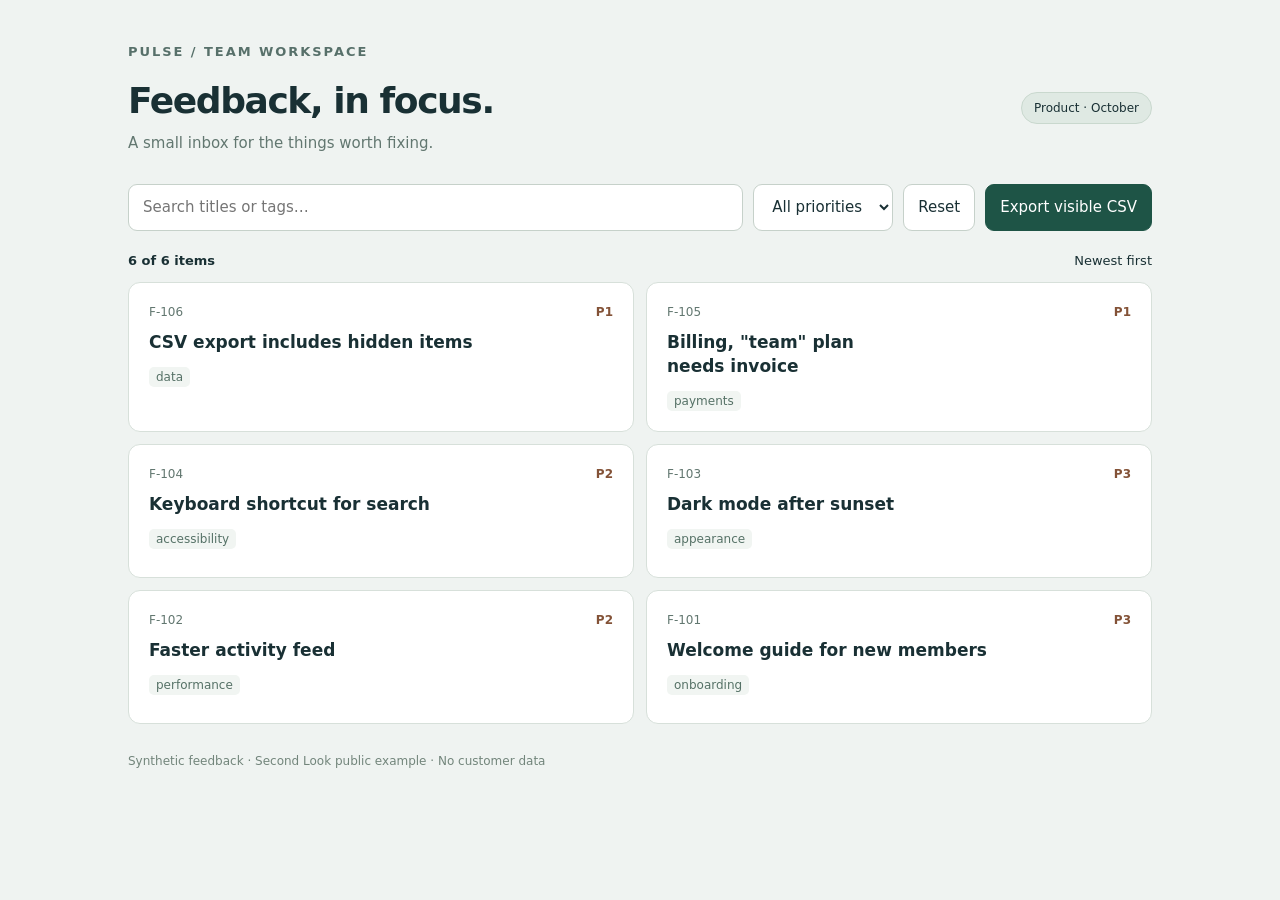
<file: src/secondlook/demo/index.html>
<!doctype html>
<html lang="en"><head><meta charset="utf-8"><meta name="viewport" content="width=device-width,initial-scale=1"><title>Pulse / feedback inbox</title>
<style>
:root{font:15px/1.5 system-ui,sans-serif;color:#193034;background:#eff3f1}*{box-sizing:border-box}body{margin:0}main{max-width:1080px;margin:auto;padding:42px 28px}.brand{font-size:13px;letter-spacing:.15em;font-weight:750;color:#57706a}.top{display:flex;justify-content:space-between;align-items:center;gap:20px}h1{font-size:36px;letter-spacing:-1.4px;margin:12px 0 4px}p{color:#627770;margin:0}.pill{background:#dfe9e3;border:1px solid #c9d8ce;border-radius:30px;padding:6px 12px;font-size:12px;white-space:nowrap}.toolbar{margin:30px 0 20px;display:flex;gap:10px;flex-wrap:wrap}input,select,button{font:inherit;border:1px solid #c6d1ca;border-radius:9px;padding:11px 14px;background:#fff;color:#193034}input{flex:1;min-width:170px}button{cursor:pointer}button.primary{background:#1e5446;color:#fff;border-color:#1e5446}.summary{display:flex;align-items:center;justify-content:space-between;font-size:13px;margin-bottom:12px}.cards{display:grid;grid-template-columns:1fr 1fr;gap:12px}.card{padding:20px;border:1px solid #d7e0da;border-radius:12px;background:#fff;min-height:134px}.card h2{font-size:17px;line-height:1.4;margin:10px 0;white-space:pre-wrap;overflow-wrap:anywhere}.meta{display:flex;justify-content:space-between;gap:12px;font-size:12px;color:#627770}.priority{font-weight:750;color:#835237}.tag{font-size:12px;color:#557166;background:#f1f5f2;border-radius:5px;padding:3px 7px}.empty{grid-column:1/-1;border:1px dashed #b8c9bd;padding:48px;text-align:center;border-radius:12px}footer{margin-top:28px;color:#72857b;font-size:12px}@media(max-width:640px){main{padding:26px 18px}h1{font-size:30px}.cards{grid-template-columns:1fr}.top{align-items:flex-start}.top .pill{display:none}.toolbar>*{flex-grow:1}}
</style></head><body><main>
<div class="brand">PULSE / TEAM WORKSPACE</div><div class="top"><div><h1>Feedback, in focus.</h1><p>A small inbox for the things worth fixing.</p></div><span class="pill">Product · October</span></div>
<div class="toolbar"><input id="search" aria-label="Search feedback" placeholder="Search titles or tags…"><select id="priority" aria-label="Priority"><option value="all">All priorities</option><option value="P1">P1 · High</option><option value="P2">P2 · Normal</option><option value="P3">P3 · Later</option></select><button id="reset">Reset</button><button class="primary" id="export">Export visible CSV</button></div>
<div class="summary"><strong id="count"></strong><span>Newest first</span></div><section id="cards" class="cards" aria-live="polite"></section><footer>Synthetic feedback · Second Look public example · No customer data</footer>
</main><script>
const rows = [
  {id: 'F-106', title: 'CSV export includes hidden items', priority: 'P1', tag: 'data'},
  {id: 'F-105', title: 'Billing, "team" plan\nneeds invoice', priority: 'P1', tag: 'payments'},
  {id: 'F-104', title: 'Keyboard shortcut for search', priority: 'P2', tag: 'accessibility'},
  {id: 'F-103', title: 'Dark mode after sunset', priority: 'P3', tag: 'appearance'},
  {id: 'F-102', title: 'Faster activity feed', priority: 'P2', tag: 'performance'},
  {id: 'F-101', title: 'Welcome guide for new members', priority: 'P3', tag: 'onboarding'}
];
const search = document.querySelector('#search');
const priority = document.querySelector('#priority');
function visibleRows() {
  const query = search.value;
  return rows.filter(row => (priority.value === 'all' || row.priority === priority.value) && (row.title.includes(query) || row.tag.includes(query)));
}
function render() {
  const visible = visibleRows();
  document.querySelector('#count').textContent = `${visible.length} of ${rows.length} items`;
  const cards = document.querySelector('#cards');
  cards.replaceChildren();
  for (const row of visible) {
    const article = document.createElement('article'); article.className = 'card';
    const meta = document.createElement('div'); meta.className = 'meta';
    const id = document.createElement('span'); id.textContent = row.id;
    const badge = document.createElement('span'); badge.className = 'priority'; badge.textContent = row.priority;
    meta.append(id, badge);
    const title = document.createElement('h2'); title.textContent = row.title;
    const tag = document.createElement('span'); tag.className = 'tag'; tag.textContent = row.tag;
    article.append(meta, title, tag); cards.append(article);
  }
  if (!visible.length) { const empty = document.createElement('p'); empty.className = 'empty'; empty.textContent = 'No feedback matches your filters.'; cards.append(empty); }
}
function exportCSV() {
  const csv = ['id,title,priority,tag', ...rows.map(row => [row.id, row.title, row.priority, row.tag].join(','))].join('\n');
  const url = URL.createObjectURL(new Blob([csv], {type: 'text/csv;charset=utf-8'}));
  const link = document.createElement('a'); link.href = url; link.download = 'feedback.csv'; link.click();
  setTimeout(() => URL.revokeObjectURL(url), 1000);
}
search.addEventListener('input', render); priority.addEventListener('change', render);
document.querySelector('#reset').addEventListener('click', () => {search.value = ''; priority.value = 'all'; render();});
document.querySelector('#export').addEventListener('click', exportCSV);
render();
</script></body></html>
</file>
<file: site/home.css>
/* Selected A composition, adapted natively from the approved Design Studio study.
   See docs/site-design.md for provenance and the preserved route inventory. */
@font-face{font-family:Pretendard;src:url('assets/fonts/PretendardVariable.woff2') format('woff2');font-weight:100 900;font-display:swap}
@font-face{font-family:Archivo;src:url('assets/fonts/ArchivoVariable.woff2') format('woff2');font-weight:100 900;font-stretch:62% 125%;font-display:swap}
:root{color-scheme:dark;--paper:#0b0b0c;--surface:#131315;--ink:#f3f3f4;--muted:#afb0b5;--line:#3b3c40;--accent:#e3ac87;--pass:#80bfa5;--fail:#dd9678;font:16px/1.65 Pretendard,-apple-system,BlinkMacSystemFont,"Segoe UI",sans-serif;color:var(--ink);background:var(--paper)}
*{box-sizing:border-box}html{scroll-padding-top:24px}body{margin:0}a{color:inherit;text-underline-offset:5px}button,select{font:inherit;color:inherit}button,a{touch-action:manipulation;-webkit-tap-highlight-color:transparent}button{cursor:pointer}button:focus-visible,a:focus-visible,summary:focus-visible{outline:2px solid var(--accent);outline-offset:5px}button{border-radius:0}p{margin:12px 0}h1,h2,h3{margin:0;font-weight:650;letter-spacing:-.035em;line-height:1.2}h1{font-size:48px;line-height:1.03;letter-spacing:-.045em}h2{font-size:42px}h3{font-size:23px}em{font-style:normal}.shell{width:min(100%,1568px);margin:auto;padding-inline:4.2%}.skip{position:absolute;left:12px;top:-100px;background:var(--ink);color:var(--paper);padding:12px;z-index:5}.skip:focus{top:8px}
.site-header{display:flex;align-items:center;gap:38px;min-height:64px}.brand{text-decoration:none;font-family:Archivo,Pretendard,sans-serif;font-stretch:112%;font-weight:650;font-size:20px;letter-spacing:-.025em;white-space:nowrap}.site-header nav{display:flex;gap:24px;align-items:center}.site-header nav a{font-size:15px;text-decoration:none;color:var(--muted);display:flex;min-height:44px;align-items:center;border-bottom:2px solid transparent}.site-header nav a:hover,.site-header nav a[aria-current]{color:var(--ink);border-bottom-color:var(--ink)}.version{margin-left:auto;font-size:13px;color:var(--muted);white-space:nowrap}
.hero{padding-top:0;padding-bottom:24px}.comparison-stage{position:relative;height:416px}.hero-copy{position:relative;z-index:2;width:38%;padding-top:2px}.lede{font-size:18px;line-height:1.65;color:var(--muted);margin-top:26px}.actions{display:flex;gap:12px;flex-wrap:wrap;margin-top:26px}.button{display:inline-flex;align-items:center;justify-content:center;gap:24px;padding:11px 17px;min-height:44px;font-size:15px;line-height:1.5;border:1px solid var(--line);border-radius:4px;text-decoration:none;font-weight:500}.primary{background:var(--ink);border-color:var(--ink);color:var(--paper)}.secondary{background:transparent}.button:hover{background:var(--accent);border-color:var(--accent);color:var(--paper)}
.branch-world{position:absolute;left:29.4%;right:0;top:16px;height:370px}.branch-world svg{position:absolute;width:100%;height:100%;overflow:visible}.branch-line{stroke-width:2;fill:none}.branch-line.original{stroke:#768a9b}.branch-line.reference{stroke:#d89970}.branch-fine{stroke-width:.8;fill:none;transition:stroke .25s,stroke-width .25s}.branch-original{stroke:#8ca1b638}.branch-reference{stroke:#c590684d}.branch-selected{stroke:var(--accent);stroke-width:2.2}.branch-origin{position:absolute;left:4%;top:40%;z-index:1;background:var(--paper);padding:10px 20px}.branch-origin b{display:block;font-size:17px;font-weight:600}.branch-origin span{font-size:14px;color:var(--muted);display:block;margin-top:3px}.branch-result{position:absolute;left:65%;padding:0 16px;background:var(--paper)}.branch-result.original{top:-14px}.branch-result.reference{top:62%}.branch-result>span{font-size:14px;color:var(--muted);white-space:nowrap}.branch-result strong{display:block;font-family:Archivo,Pretendard,sans-serif;font-size:82px;font-weight:720;line-height:1;letter-spacing:-.07em;margin-top:8px}.branch-result strong>span{font-size:43px;color:var(--muted);letter-spacing:-.03em}.branch-result.reference strong{color:var(--accent)}.branch-result p{font-size:15px;margin-top:10px;white-space:nowrap;color:var(--muted)}
.branch-checks{display:grid;grid-template-columns:repeat(8,minmax(0,1fr));gap:12px;border-top:1px solid var(--line);padding-top:13px;scroll-margin-top:24px}.branch-checks button{display:flex;align-items:center;gap:10px;background:none;border:0;border-bottom:1px solid transparent;min-height:44px;padding:6px 0;font-size:14px;text-align:left}.branch-checks button:hover,.branch-checks button[aria-pressed=true]{border-bottom-color:var(--accent)}.branch-checks i{width:6px;height:6px;border-radius:50%;display:inline-block;flex-shrink:0}.branch-checks i.pass{background:var(--pass)}.branch-checks i.fail{background:var(--fail)}.branch-checks span{flex:1}.check-detail{min-height:88px;padding:18px 0;color:var(--muted);font-size:15px}.check-detail p{margin:4px 0}.check-detail.selected #check-name{color:var(--ink);font-weight:600}.check-detail #check-result:empty{display:none}.check-detail details{margin:12px 0;max-width:760px}.check-detail summary{cursor:pointer;min-height:44px;display:flex;align-items:center;font-size:14px}.check-detail pre{font-size:14px;background:var(--surface);border:1px solid var(--line);padding:18px;overflow:auto;max-height:300px}.hero-foot{display:flex;justify-content:space-between;align-items:center;gap:30px;min-height:52px}.hero-foot p{font-size:14px;color:var(--muted);margin:0}.text-link{display:inline-flex;align-items:center;gap:20px;min-height:44px;font-size:15px;line-height:1.5}.hero-foot .text-link{white-space:nowrap}
.band{background:var(--surface);border-block:1px solid var(--line)}.principles{display:grid;grid-template-columns:repeat(3,minmax(0,1fr));gap:42px;padding-block:32px}.principles>div{display:flex;gap:18px}.principles>div>span{font-size:14px;color:var(--muted);margin-top:15px}.principles p{font-size:17px;line-height:1.65;color:var(--muted)}.principles strong{display:block;color:var(--ink);font-size:18px;font-weight:550;margin-bottom:6px}.section{padding-block:88px}.section-heading{display:flex;justify-content:space-between;gap:48px;align-items:end;margin-bottom:36px}.section-heading>p{font-size:18px;color:var(--muted);max-width:520px;margin-bottom:0}.eyebrow,.mini-label{font:14px/1.5 Pretendard,sans-serif;color:var(--muted);letter-spacing:0}.eyebrow{margin:0 0 16px}.experiment{border-top:1px solid var(--line);border-bottom:1px solid var(--line);padding:28px 0}.experiment-head{display:flex;justify-content:space-between;align-items:center;gap:24px}.experiment-head h3{margin-top:7px}.case-picker{display:flex;border:1px solid var(--line);flex-shrink:0}.case-picker button{border:0;background:transparent;padding:10px 16px;min-height:44px;font-size:15px}.case-picker button[aria-pressed=true]{background:var(--ink);color:var(--paper)}.baseline{display:flex;gap:30px;align-items:center;margin:28px 0;padding:18px 0;border-block:1px solid var(--line);font-size:16px;color:var(--muted)}.baseline strong{font-size:19px;margin-left:12px;color:var(--ink)}.workflow-options{display:flex;gap:0;border-bottom:1px solid var(--line)}.workflow-options button{flex:1;text-align:left;background:none;border:0;border-bottom:2px solid transparent;padding:18px 20px 22px 0;display:flex;flex-direction:column;gap:12px}.workflow-options button[aria-pressed=true]{border-bottom-color:var(--accent)}.workflow-options button span{font-size:16px;color:var(--muted)}.workflow-options button strong{font-family:Archivo,sans-serif;font-size:32px;font-weight:550;letter-spacing:-.03em}.workflow-options button[aria-pressed=true] strong{color:var(--accent)}.reading{display:grid;grid-template-columns:1fr .8fr 1.9fr;align-items:center;gap:28px;border-bottom:1px solid var(--line);padding:25px 0}.reading>div{display:flex;flex-direction:column;gap:5px}.reading strong{font-size:28px;font-weight:550}.reading>p{font-size:16px;line-height:1.65;color:var(--muted)}.fine,.micro{font-size:14px;color:var(--muted);line-height:1.7}.experiment>.fine{max-width:1000px;margin:22px 0 12px}.evidence-notes{display:flex;gap:48px;align-items:center;justify-content:space-between;padding-top:20px}.evidence-notes p{font-size:16px;max-width:800px;color:var(--muted)}.evidence-notes strong{color:var(--ink)}.evidence-notes>a{max-width:340px;flex-shrink:0}
.demo-section{padding:72px 0}.demo-layout{display:grid;grid-template-columns:1fr 1.1fr;gap:8%;align-items:center}.demo-layout>div>p:not(.eyebrow):not(.demo-score):not(.fine){font-size:18px;color:var(--muted);margin-top:22px}.demo-score{display:flex;align-items:baseline;font-family:Archivo,sans-serif;font-size:62px;letter-spacing:-.055em;gap:3px;margin:20px 0}.demo-score>span{font-size:30px;color:var(--muted)}.demo-score .arrow{font-size:32px;padding:0 24px}.demo-image{display:block;border:1px solid var(--line);text-decoration:none;overflow:hidden}.demo-image img{display:block;width:100%;height:auto}.demo-image>span{display:flex;justify-content:space-between;align-items:center;padding:15px 18px;font-size:14px;border-top:1px solid var(--line)}.demo-image b{font-size:20px;font-weight:400}.install{background:var(--surface);border:1px solid var(--line);overflow:hidden}.terminal-head{display:flex;justify-content:space-between;align-items:center;padding:16px 24px;border-bottom:1px solid var(--line);font-size:14px}.terminal-head button{font-size:14px;background:var(--ink);color:var(--paper);border:0;border-radius:3px;padding:10px 14px;min-height:44px}.install pre{margin:0;padding:24px;overflow-x:auto;font:15px/2 ui-monospace,SFMono-Regular,monospace;tab-size:2}.install>p{font-size:14px;padding:0 24px 20px;color:var(--muted);margin:0}.start-notes{display:grid;grid-template-columns:1fr 1fr;gap:48px;margin-top:24px;font-size:17px;color:var(--muted)}.start-notes strong{display:block;color:var(--ink);font-size:18px;font-weight:550;margin-bottom:8px}.scope{display:grid;grid-template-columns:1fr 1fr;gap:80px;border-top:1px solid var(--line)}.scope>div>p:not(.eyebrow){font-size:18px;color:var(--muted);margin:0 0 22px}.closing{padding-block:58px 80px;border-top:1px solid var(--line);display:grid;grid-template-columns:1fr 1fr;gap:24px 80px;align-items:start}.closing>h2{font-size:42px;font-weight:650;line-height:1.2;letter-spacing:-.035em;margin:0;grid-row:span 2}.closing p.fine{font-size:17px;line-height:1.65;letter-spacing:0;margin:0;color:var(--muted)}.closing .button{justify-self:start}footer{border-top:1px solid var(--line);padding-block:28px 34px;display:flex;justify-content:space-between;align-items:center;gap:24px}footer>span{font-size:14px;color:var(--muted)}footer>div{display:flex;gap:22px;font-size:14px}footer a{display:inline-flex;align-items:center;min-height:44px;text-decoration:none}footer a:hover{text-decoration:underline}
@media(min-width:1700px){.comparison-stage{height:450px}.branch-world{height:400px}}
@media(max-width:1100px){.site-header{gap:24px}.site-header nav{gap:18px}.version{display:none}.hero-copy{width:43%}h1{font-size:44px}.branch-world{left:35%}.branch-result{left:62%}.branch-origin{left:0;padding-inline:12px}.branch-result strong{font-size:72px}.branch-result>span,.branch-result p{font-size:13px}.branch-checks{grid-template-columns:repeat(4,1fr)}.comparison-stage{height:420px}.hero-foot{align-items:start}.section-heading{align-items:start}.section-heading>p{max-width:400px}.principles{gap:28px}h2{font-size:36px}.evidence-notes>a{max-width:260px}}
@media(max-width:760px){.shell{padding-inline:24px}.site-header{padding-inline:20px;display:block;min-height:106px;padding-top:12px;border-bottom:1px solid var(--line)}.site-header>.brand{min-height:34px;display:flex;align-items:center;font-size:18px}.site-header nav{overflow-x:auto;gap:22px;margin-top:6px;padding-bottom:6px;white-space:nowrap}.site-header nav a{flex:none;font-size:14px}.hero{padding-top:28px;padding-bottom:26px}.comparison-stage{height:auto;display:flex;flex-direction:column;gap:26px}.hero-copy{width:100%;padding:0}h1{font-size:36px;line-height:1.06;letter-spacing:-.04em}.lede{font-size:17px;margin-top:22px}.lede br{display:none}.hero-copy .actions{margin-top:22px}.branch-world{position:relative;inset:auto;width:100%;height:350px}.branch-origin{left:0;top:43%;padding:8px 6px;max-width:100px}.branch-origin b{font-size:15px;line-height:1.15}.branch-origin span{font-size:13px;line-height:1.4;margin-top:7px}.branch-result{left:58%;padding-inline:8px}.branch-result.original{top:7px}.branch-result.reference{top:62%}.branch-result>span{font-size:13px;white-space:normal;display:block;line-height:1.4}.branch-result strong{font-size:62px}.branch-result strong>span{font-size:32px}.branch-result p{font-size:14px;line-height:1.6;white-space:normal;margin-top:8px}.branch-checks{grid-template-columns:repeat(2,minmax(0,1fr));gap:0 24px;padding-top:12px;margin-top:12px}.branch-checks button{font-size:14px;min-height:48px}.check-detail{padding:20px 0;min-height:110px}.hero-foot{flex-direction:column;gap:12px;align-items:start}.hero-foot p{font-size:14px;line-height:1.7}.hero-foot .text-link{white-space:normal}.principles{grid-template-columns:1fr;gap:6px;padding-block:24px}.principles p{font-size:16px}.section{padding-block:56px}.section-heading{flex-direction:column;gap:20px;margin-bottom:25px}h2{font-size:33px;line-height:1.2}.section-heading>p{font-size:17px;max-width:none}.experiment-head{align-items:start;flex-direction:column;gap:20px}.experiment-head h3{font-size:21px}.case-picker{width:100%}.case-picker button{flex:1}.baseline{gap:20px;font-size:14px;margin:24px 0}.baseline strong{display:block;margin:4px 0 0;font-size:18px}.workflow-options button{padding:14px 10px 16px 0;gap:12px}.workflow-options button span{font-size:14px;min-height:44px;line-height:1.5}.workflow-options button strong{font-size:25px}.reading{grid-template-columns:1fr 1fr;gap:14px;padding:22px 0}.reading>p{grid-column:1/-1;margin:2px 0 0}.reading strong{font-size:26px}.mini-label{font-size:13px}.evidence-notes{flex-direction:column;gap:4px;align-items:start}.evidence-notes>a{max-width:none}.demo-section{padding:48px 0}.demo-layout{grid-template-columns:1fr;gap:32px}.demo-layout>div>p:not(.eyebrow):not(.demo-score):not(.fine){font-size:17px}.demo-image>span{font-size:13px}.install pre{padding:18px;font-size:14px}.terminal-head{padding:13px 17px;font-size:13px;gap:12px}.terminal-head button{font-size:13px;flex-shrink:0}.install>p{padding:0 18px 16px}.start-notes{grid-template-columns:1fr;gap:6px;font-size:16px}.scope{grid-template-columns:1fr;gap:26px}.scope>div>p:not(.eyebrow){font-size:17px}.closing{padding-block:44px 58px;display:block}.closing>h2{font-size:33px;margin-bottom:22px}.closing .button{margin-top:24px}footer{align-items:start;flex-direction:column;gap:12px}footer>div{gap:24px}}
@media(prefers-reduced-motion:no-preference){.hero-copy,.branch-world{animation:enter .65s both}.branch-world{animation-delay:.08s}.button,.workflow-options button{transition:background .15s,color .15s}@keyframes enter{from{opacity:0;transform:translateY(14px)}to{opacity:1;transform:none}}}
@media(prefers-reduced-motion:reduce){*,*::before,*::after{animation:none!important;transition:none!important;scroll-behavior:auto!important}}

footer>div a{min-width:44px}

.workflow-guide{padding-block:22px;border-bottom:1px solid var(--line)}.workflow-guide>summary{cursor:pointer;min-height:44px;padding-block:8px;font-size:18px}.workflow-intro{display:grid;grid-template-columns:1fr 1fr;gap:9%;padding-top:32px}.workflow-intro h2{font-size:32px;max-width:550px}.workflow-intro p{font-size:17px;color:var(--muted)}.workflow-intro p.fine{font-size:14px}.workflow-intro dl{margin:0}.workflow-intro dl>div{display:flex;gap:24px;padding:13px 0;border-bottom:1px solid var(--line);font-size:17px}.workflow-intro dt{min-width:135px}.workflow-intro dd{margin:0;color:var(--muted)}.workflow-guide[open]{padding-bottom:32px}@media(max-width:760px){.workflow-intro{grid-template-columns:1fr;gap:20px}.workflow-intro h2{font-size:28px}.workflow-intro dl>div{gap:16px}.workflow-intro dt{min-width:110px}}
</file>
<file: site/style.css>
:root{color-scheme:light;--paper:#f5f3eb;--ink:#213b32;--muted:#59665c;--line:#d7dace;--accent:#cd582d;--green:#225c45;font:16px/1.65 -apple-system,BlinkMacSystemFont,"Segoe UI",sans-serif;color:var(--ink);background:var(--paper)}*{box-sizing:border-box}html{scroll-padding-top:25px}body{margin:0}a{color:inherit}button,select{font:inherit;color:inherit}button,a,select{-webkit-tap-highlight-color:transparent}button,select{cursor:pointer}:focus-visible{outline:3px solid var(--accent);outline-offset:5px}.shell{max-width:1232px;margin:auto;padding-left:48px;padding-right:48px}.skip{position:absolute;left:12px;top:-80px;background:var(--ink);color:white;padding:12px;z-index:5}.skip:focus{top:8px}header{display:flex;align-items:center;justify-content:space-between;min-height:100px;gap:24px}.brand{text-decoration:none;font-weight:750;font-size:23px;letter-spacing:-1px;display:inline-flex;align-items:center;gap:10px}.mark{color:var(--accent);font-size:34px;font-weight:400}.version{font:10px/1.3 ui-monospace,monospace;letter-spacing:0;border:1px solid var(--line);padding:5px 7px;border-radius:4px;margin-left:6px;white-space:nowrap}nav{display:flex;gap:28px;font-size:13px;font-weight:600}nav a{text-decoration:none}nav a:hover{text-decoration:underline;text-underline-offset:5px}.hero{display:grid;grid-template-columns:1.12fr 1fr;gap:64px;align-items:center;padding-top:52px;padding-bottom:92px}.eyebrow,.mini-label{font:10px/1.5 ui-monospace,SFMono-Regular,monospace;letter-spacing:.13em;font-weight:550;color:var(--muted)}.eyebrow{display:flex;align-items:center;gap:8px}.dot{width:6px;height:6px;display:inline-block;background:var(--accent);border-radius:100%}h1,h2,.closing p{font-family:Georgia,"Times New Roman",serif;font-weight:400}h1{font-size:clamp(58px,6.2vw,85px);letter-spacing:-4px;line-height:1.04;margin:25px 0 26px}h1 em,.closing em{color:var(--green);font-weight:400}p{margin:12px 0}.lede{font-size:16px;color:var(--muted);line-height:1.8}.actions{display:flex;flex-wrap:wrap;gap:10px;margin-top:28px}.button{display:inline-flex;align-items:center;justify-content:center;gap:16px;padding:13px 18px;font-size:12px;font-weight:650;line-height:1.5;border:1px solid var(--ink);border-radius:4px;text-decoration:none}.primary{background:var(--ink);color:var(--paper)}.secondary{background:transparent}.button:hover{background:var(--green);border-color:var(--green);color:white}.micro{font-size:10px;color:var(--muted);margin-top:17px;letter-spacing:.025em}.artifact{background:#fcfbf6;border:1px solid #bcc8b9;border-radius:8px;box-shadow:10px 12px 0 #e6e8dc;transform:rotate(1deg);padding:22px}.artifact-top{display:flex;justify-content:space-between;gap:12px;padding-bottom:18px;border-bottom:1px solid var(--line);font:9px/1.5 ui-monospace,monospace;color:var(--muted)}.old-work{padding-top:22px}.old-work>p{font:27px/1.3 Georgia,serif;letter-spacing:-.5px;margin:12px 0 20px}.chips{display:flex;gap:5px;flex-wrap:wrap}.chips span{font-size:9px;border:1px solid var(--line);border-radius:20px;padding:4px 8px}.connector{text-align:center;font-size:29px;line-height:1.8;color:#899581}.paths{display:grid;grid-template-columns:repeat(3,1fr);border:1px solid var(--line);border-radius:4px}.paths>div{padding:13px 10px;border-right:1px solid var(--line);display:flex;flex-direction:column;gap:7px}.paths>div:last-child{border:0;background:#edf1e6}.paths b{display:grid;place-items:center;width:22px;height:22px;border:1px solid #afbba6;border-radius:50%;font-size:10px}.paths strong{font-size:13px;font-weight:650}.paths small{font-size:10px;line-height:1.4;color:var(--muted)}.receipt{display:flex;align-items:center;gap:12px;border-bottom:1px dashed var(--line);padding:12px 0}.receipt-icon{color:var(--accent);font-size:29px}.receipt p{font-size:11px;line-height:1.8}.receipt strong{font-size:10px;font-weight:500;color:var(--muted)}.artifact-caption{font-size:9px;line-height:1.7;color:var(--muted);margin:16px 0 0}.band{background:#e9ece0;border-block:1px solid var(--line)}.principles{display:grid;grid-template-columns:repeat(3,1fr);gap:38px;padding-top:24px;padding-bottom:24px}.principles>div{display:flex;gap:14px}.principles>div>span{font:11px ui-monospace,monospace;color:#65765d;margin-top:15px}.principles p{font-size:12px;line-height:1.8;color:var(--muted)}.principles strong{display:block;color:var(--ink);font-size:13px;margin-bottom:3px}.section{padding-top:80px;padding-bottom:80px}.section-heading{display:flex;justify-content:space-between;gap:30px;align-items:end;margin-bottom:28px}h2{font-size:45px;letter-spacing:-1.8px;line-height:1.12;margin:14px 0 0}.section-heading>p{font-size:12px;color:var(--muted);margin-bottom:3px}.experiment{border:1px solid var(--line);border-radius:7px;background:#faf9f3;padding:28px 32px}.experiment-head{display:flex;justify-content:space-between;align-items:center;gap:18px}h3{font-size:19px;letter-spacing:-.35px;margin:7px 0;font-weight:600}.experiment-head label{font-size:10px;color:var(--muted)}select{display:block;background:#fffefa;border:1px solid #b7c4b1;border-radius:4px;padding:8px 30px 8px 12px;margin-top:5px;font-size:12px}.baseline{display:flex;gap:25px;align-items:center;margin:25px 0;padding:14px 0;border-block:1px solid var(--line);font-size:11px;color:var(--muted)}.baseline strong{font-size:15px;margin-left:12px;color:var(--ink)}.workflow-options{display:grid;grid-template-columns:repeat(3,1fr);gap:12px}.workflow-options button{text-align:left;background:#fffef9;border:1px solid var(--line);border-radius:5px;padding:16px 20px;display:flex;flex-direction:column;gap:10px}.workflow-options button[aria-pressed=true]{background:var(--ink);color:white;border-color:var(--ink)}.workflow-options button span{font-size:12px}.workflow-options button strong{font-size:25px;font-weight:500;letter-spacing:-.7px}.reading{display:grid;grid-template-columns:1fr .8fr 1.9fr;align-items:center;gap:28px;border-bottom:1px solid var(--line);padding:25px 0}.reading>div{display:flex;flex-direction:column;gap:3px}.reading strong{font-size:24px;font-weight:500}.reading>p{font-size:12px;line-height:1.8;color:var(--muted)}.fine{font-size:10px;color:var(--muted);line-height:1.8}.experiment>.fine{margin-bottom:0;margin-top:17px}.evidence-notes{display:flex;gap:36px;align-items:center;justify-content:space-between;padding:14px 0 0}.evidence-notes p{font-size:11px;max-width:660px;color:var(--muted)}.evidence-notes strong{color:var(--ink)}.text-link{font-size:12px;text-underline-offset:5px;line-height:1.8}.evidence-notes>a{max-width:240px}.demo-section{padding:64px 0}.demo-layout{display:grid;grid-template-columns:.9fr 1.2fr;gap:58px;align-items:center}.demo-layout>div>p:not(.eyebrow):not(.demo-score):not(.fine){font-size:13px;color:var(--muted);margin-top:20px}.demo-score{display:flex;align-items:baseline;font-size:51px;font-weight:500;letter-spacing:-2px;gap:3px;margin:17px 0}.demo-score>span{font-size:22px;color:#697c63}.demo-score .arrow{font-size:27px;padding:0 20px}.demo-image{display:block;border:1px solid #bfcab7;background:var(--paper);border-radius:6px;text-decoration:none;box-shadow:8px 8px 0 #dce1d2;overflow:hidden}.demo-image img{display:block;width:100%;height:auto}.demo-image>span{display:flex;justify-content:space-between;align-items:center;padding:14px 17px;font-size:10px;border-top:1px solid var(--line)}.demo-image b{font-size:18px;font-weight:400}.install{background:#223c33;color:#f5f3eb;border-radius:6px;overflow:hidden}.terminal-head{display:flex;justify-content:space-between;align-items:center;padding:16px 24px;border-bottom:1px solid #476052;font:10px ui-monospace,monospace;letter-spacing:.05em}.terminal-head button{font-size:11px;background:#e9ece0;color:var(--ink);border:0;border-radius:3px;padding:7px 12px}.install pre{margin:0;padding:24px;overflow-x:auto;font:12px/2.1 ui-monospace,SFMono-Regular,monospace;tab-size:2}.install>p{font-size:10px;padding:0 24px 18px;color:#d2ddc9;margin:0}.start-notes{display:grid;grid-template-columns:1fr 1fr;gap:48px;margin-top:20px;font-size:12px;color:var(--muted)}.start-notes strong{display:block;color:var(--ink);font-size:13px;margin-bottom:5px}.scope{display:grid;grid-template-columns:1fr 1fr;gap:80px;border-top:1px solid var(--line)}.scope>div>p:not(.eyebrow){font-size:13px;color:var(--muted);margin:0 0 18px}.closing{text-align:center;padding-top:42px;padding-bottom:84px;border-top:1px solid var(--line)}.closing p{font-size:42px;line-height:1.25;letter-spacing:-1.4px;margin-bottom:28px}footer{border-top:1px solid var(--line);padding-top:25px;padding-bottom:32px;display:flex;justify-content:space-between;align-items:center;gap:24px}footer .brand{font-size:18px}footer .mark{font-size:26px}footer>span{font-size:10px;color:var(--muted)}footer>div{display:flex;gap:18px;font-size:11px}footer a{text-decoration:none}footer a:hover{text-decoration:underline}@media(max-width:900px){.shell{padding-left:28px;padding-right:28px}.hero{gap:30px}.hero h1{font-size:67px}.artifact{padding:18px}.paths>div{padding:10px 7px}.section-heading{align-items:start}.section-heading>p{max-width:270px}.demo-layout{gap:30px}.scope{gap:40px}nav{gap:18px}.version{display:none}}@media(max-width:680px){.shell{padding-left:22px;padding-right:22px}header{min-height:80px;gap:15px}.brand{font-size:20px}.mark{font-size:29px}nav{font-size:11px;gap:14px}nav>a:first-child{display:none}.hero{grid-template-columns:1fr;padding-top:28px;padding-bottom:58px;gap:40px}.hero h1{font-size:67px;letter-spacing:-3.5px}.lede{font-size:14px}.hero-copy .actions{gap:9px}.button{font-size:11px;padding:12px 14px;gap:10px}.artifact{max-width:470px;width:100%;margin:0 auto;transform:none;box-shadow:6px 7px 0 #e6e8dc}.old-work>p{font-size:27px}.paths>div{padding:13px 10px}.principles{grid-template-columns:1fr;gap:3px;padding-block:19px}.principles p{margin:10px 0}.section{padding-top:55px;padding-bottom:55px}.section-heading{flex-direction:column;gap:16px;margin-bottom:22px}h2{font-size:36px;letter-spacing:-1.2px}.section-heading>p{max-width:none}.experiment{padding:21px 17px}.experiment-head{flex-direction:column;align-items:start;gap:8px}.experiment-head label{display:flex;align-items:center;gap:10px}select{margin-top:0}h3{font-size:17px}.baseline{gap:13px;font-size:10px;margin:20px 0}.baseline strong{display:block;margin-left:0;margin-top:3px;font-size:16px}.workflow-options{gap:6px}.workflow-options button{padding:12px 8px;gap:10px}.workflow-options button span{font-size:9px;min-height:28px}.workflow-options button strong{font-size:21px}.reading{grid-template-columns:1fr 1fr;gap:10px;padding:19px 0}.reading>p{grid-column:1/-1;margin:8px 0 0}.mini-label{font-size:9px}.evidence-notes{flex-direction:column;gap:4px;align-items:start}.evidence-notes>a{max-width:none}.demo-section{padding:48px 0}.demo-layout{grid-template-columns:1fr;gap:32px}.demo-image{box-shadow:5px 6px 0 #dce1d2}.install pre{padding:18px;font-size:11px}.terminal-head{padding:13px 17px;font-size:9px}.terminal-head button{font-size:10px}.install>p{padding:0 18px 16px}.start-notes{grid-template-columns:1fr;gap:4px}.scope{grid-template-columns:1fr;gap:25px}.closing{padding-top:38px;padding-bottom:58px}.closing p{font-size:30px;letter-spacing:-.8px}footer{align-items:start;flex-direction:column;gap:10px}footer>div{margin-top:4px}}@media(prefers-reduced-motion:no-preference){.button,.workflow-options button{transition:background .15s,color .15s}}
@media(max-width:360px){.workflow-options{grid-template-columns:1fr}.workflow-options button{flex-direction:row;justify-content:space-between;align-items:center;padding:12px}.workflow-options button span{min-height:0;font-size:11px}}
.closing p.fine{font-family:inherit;font-size:13px;line-height:1.65;letter-spacing:0}
</file>
<file: site/pilot/pilot.css>
.pilot-content { max-width: 1080px; }
.pilot-content a { overflow-wrap: anywhere; }
.pilot-hero { padding: 68px 0 48px; }
.pilot-hero h1 { font-size: clamp(42px, 6vw, 76px); line-height: 1.06; letter-spacing: -2.6px; margin: 20px 0; }
.pilot-hero h1 em { color: var(--green); font-weight: 400; }
.pilot-lede { max-width: 650px; font-size: 19px; color: var(--muted); }
.pilot-hero .actions { margin-top: 28px; }
.pilot-grid { display: grid; grid-template-columns: 1fr 1fr; gap: 24px; }
.pilot-card { padding: 28px; border: 1px solid var(--line); background: var(--paper, #fffef9); min-width: 0; }
.pilot-card h2 { font-size: 28px; letter-spacing: -0.7px; }
.pilot-card p { font-size: 14px; }
.pilot-card p.fine { font-size: 12px; }
.pilot-section { padding: 46px 0; border-bottom: 1px solid var(--line); scroll-margin-top: 24px; }
.pilot-section h2 { max-width: 800px; font-size: 34px; letter-spacing: -0.8px; line-height: 1.25; }
.pilot-section > p { max-width: 790px; }
.pilot-steps { max-width: 800px; padding-left: 24px; }
.pilot-steps li { padding-left: 8px; margin: 20px 0; }
.pilot-steps li strong { color: var(--ink); }
.pilot-note { padding: 20px 24px; border-left: 3px solid var(--green); background: #e9ecdf; max-width: 800px; margin: 28px 0; }
.pilot-note p { margin: 8px 0 0; font-size: 14px; }
.pilot-section > .fine { max-width: 740px; }
.pilot-content details { max-width: 800px; padding: 18px 22px; border: 1px solid var(--line); margin-top: 24px; }
.pilot-content summary { cursor: pointer; font-weight: 600; }
.pilot-content details p { font-size: 14px; }
.pilot-content summary:focus-visible { outline: 2px solid var(--green); outline-offset: 5px; }
.pilot-end { border-bottom: 0; padding-bottom: 56px; }
[lang="ko"] { word-break: keep-all; overflow-wrap: anywhere; }
@media (max-width: 680px) {
  .pilot-hero { padding-top: 36px; }
  .pilot-hero h1 { letter-spacing: -1.7px; }
  .pilot-lede { font-size: 16px; }
  .pilot-grid { grid-template-columns: 1fr; gap: 16px; }
  .pilot-card { padding: 23px; }
  .pilot-section { padding: 32px 0; }
  .pilot-section h2 { font-size: 29px; }
  .pilot-section > p, .pilot-steps { font-size: 14px; }
  .pilot-steps { padding-left: 20px; }
  .pilot-note { padding: 18px; }
  .pilot-content details { padding: 16px; }
  .pilot-page nav > a:first-child { display: inline; }
}
</file>
